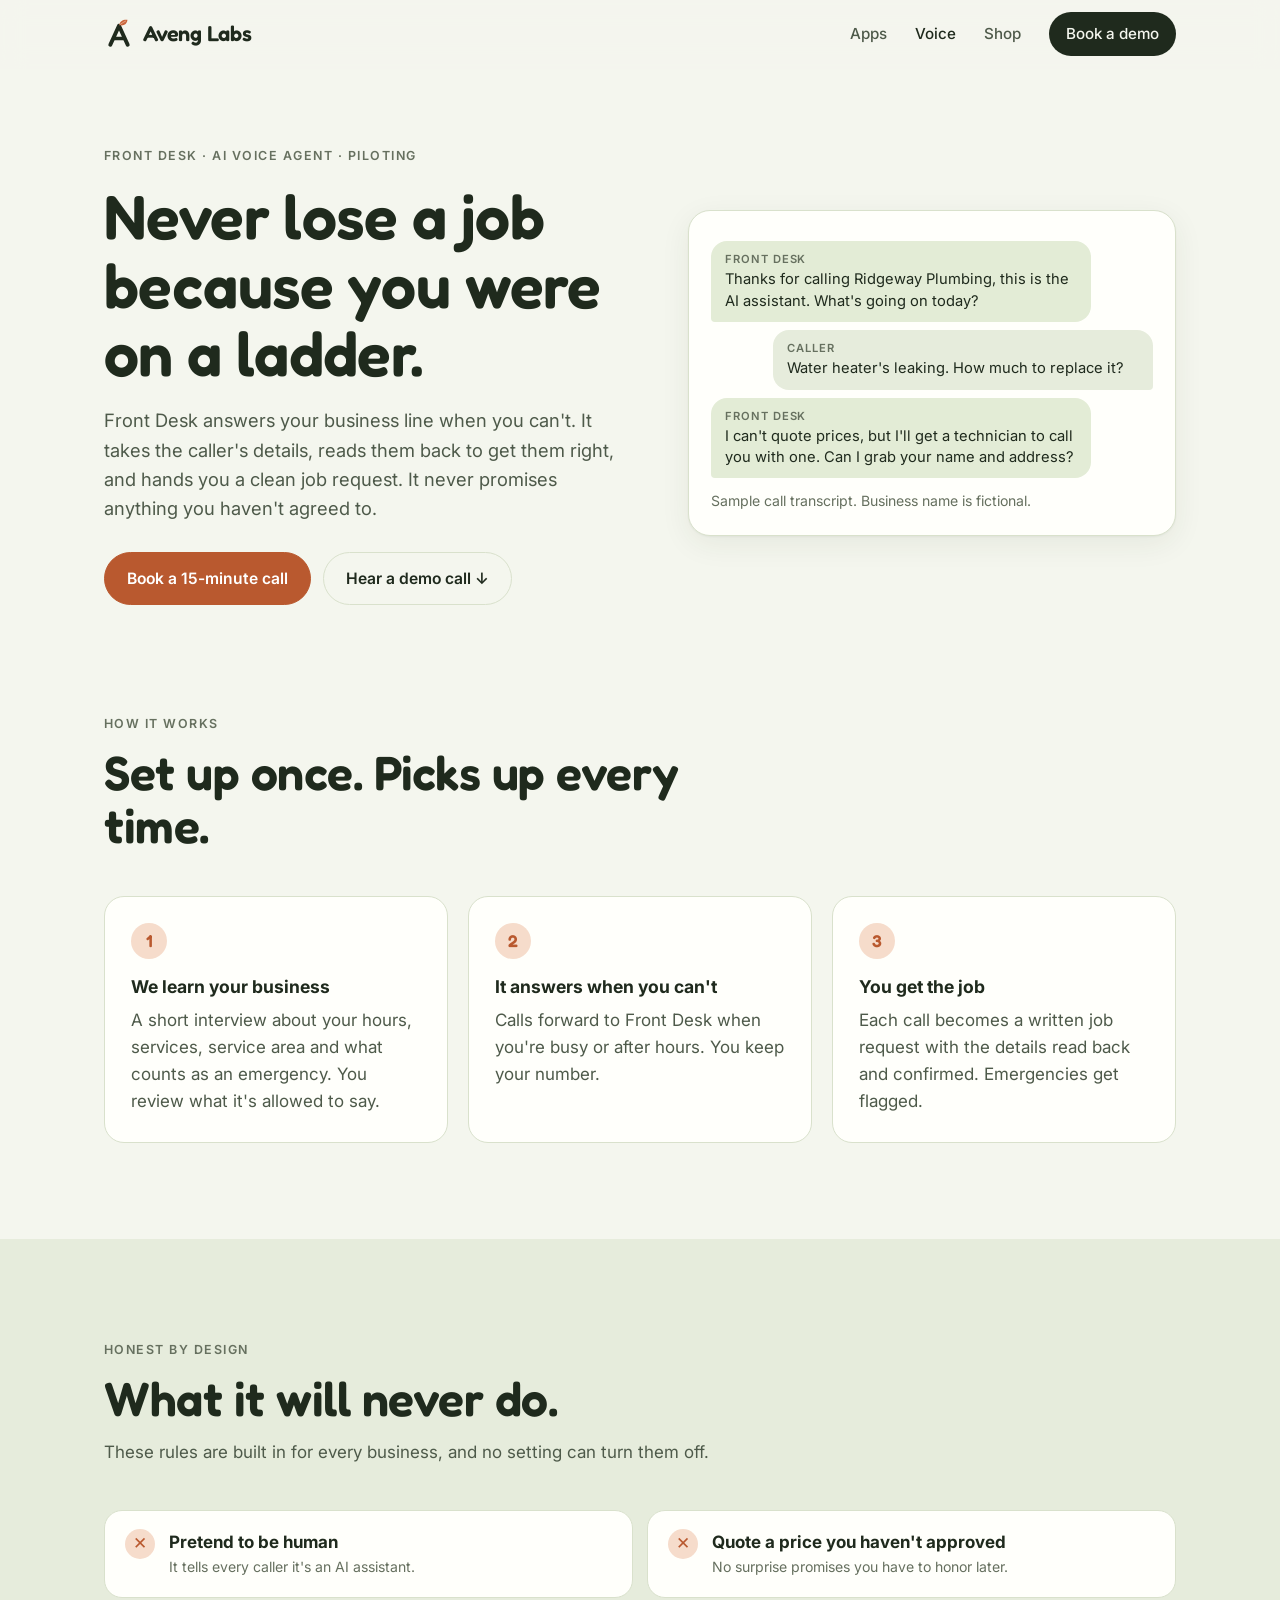
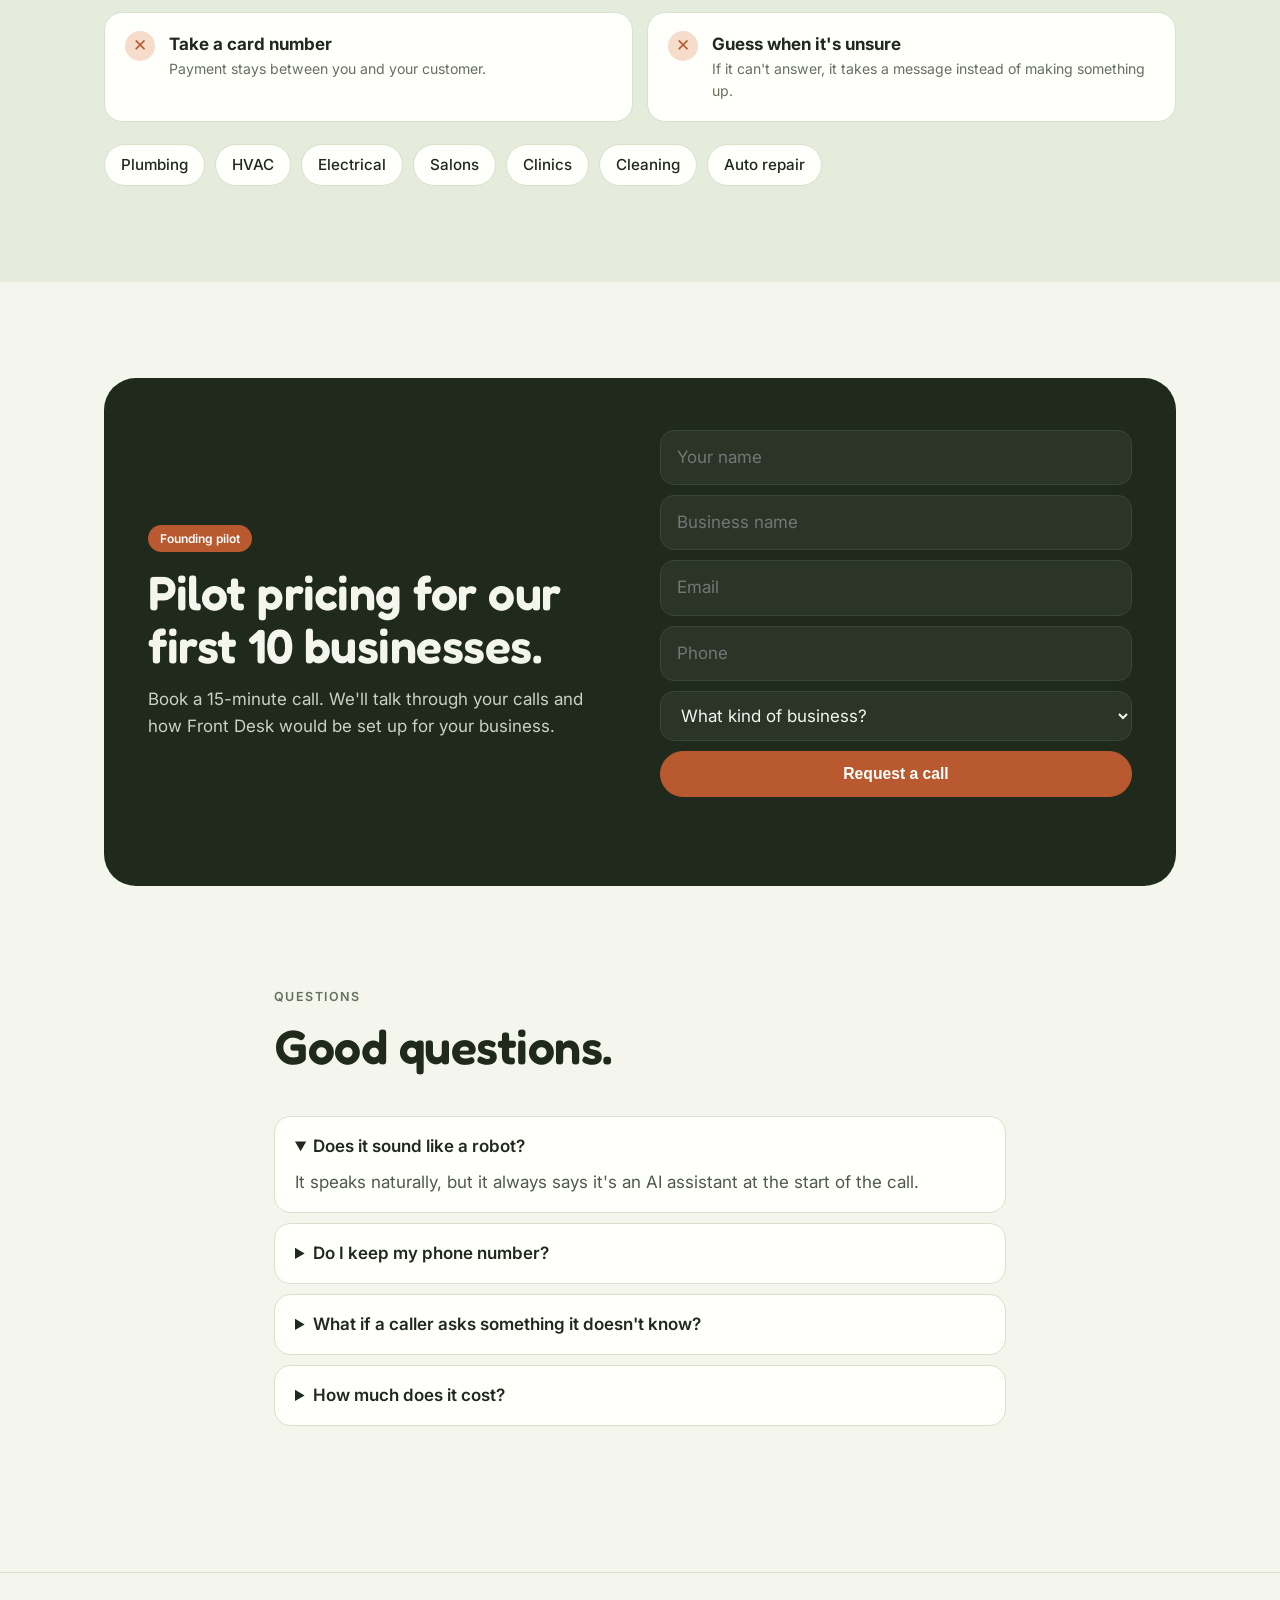
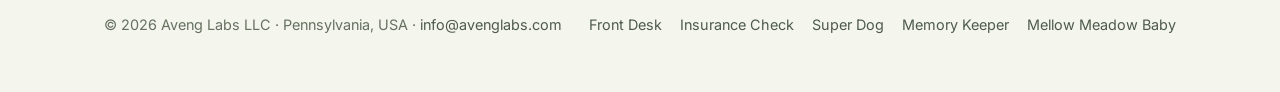
<file: apps/front-desk.html>
<!doctype html>
<html lang="en">
<head>
  <meta charset="utf-8">
  <meta name="viewport" content="width=device-width, initial-scale=1">
  <title>Front Desk: an AI front desk for local businesses</title>
  <meta name="description" content="Front Desk answers your business line when you can't. It takes the caller's details, reads them back, and hands you a clean job request. It never promises anything you haven't agreed to.">
  <meta property="og:title" content="Front Desk by Aveng Labs">
  <meta property="og:description" content="An AI front desk for local businesses. Never lose a job because you were on a ladder.">
  <meta property="og:image" content="https://avenglabs.com/img/brand/avatar-1024.png">
  <link rel="icon" href="../img/brand/favicon.svg" type="image/svg+xml">
  <link rel="icon" href="../img/brand/favicon-32.png" sizes="32x32" type="image/png">
  <link rel="apple-touch-icon" href="../img/brand/apple-touch-icon.png">
  <link rel="preconnect" href="https://fonts.googleapis.com">
  <link rel="preconnect" href="https://fonts.gstatic.com" crossorigin>
  <link href="https://fonts.googleapis.com/css2?family=Fredoka:wght@500;600&family=Inter:wght@400;500;600&display=swap" rel="stylesheet">
  <link rel="stylesheet" href="../styles.css">
</head>
<body>

<nav class="nav">
  <div class="wrap">
    <a class="brand" href="../"><svg xmlns="http://www.w3.org/2000/svg" viewBox="0 0 64 64" aria-hidden="true" focusable="false"><path d="M13.5 55 L32 14.5 L50.5 55" fill="none" stroke="#1f2a1d" stroke-width="8.5" stroke-linecap="round" stroke-linejoin="round"/><path d="M22 41.5 H42" fill="none" stroke="#1f2a1d" stroke-width="7.5" stroke-linecap="round"/><path d="M32.5 13 C33 5 40.5 0.5 50 1.5 C49.5 10.5 42 15.5 32.5 13 Z" fill="#c8643b"/><path d="M34 12 C38 9 42 6.5 46 4.5" fill="none" stroke="#f4c2a8" stroke-width="1.4" stroke-linecap="round"/></svg>
Aveng Labs</a>
    <button class="menu-btn" aria-label="Menu" aria-expanded="false" aria-controls="site-menu">☰</button>
    <div class="nav-links" id="site-menu">
      <a href="../#shelf">Apps</a>
      <a href="front-desk.html" aria-current="page">Voice</a>
      <a href="https://mellowmeadowbaby.com" target="_blank" rel="noopener">Shop</a>
      <a class="btn btn-dark btn-sm" href="#book">Book a demo</a>
    </div>
  </div>
</nav>

<header class="fd-hero"><div class="wrap">
  <div>
    <span class="eyebrow">Front Desk · AI voice agent · Piloting</span>
    <h1>Never lose a job because you were on a ladder.</h1>
    <p class="lead">Front Desk answers your business line when you can't. It takes the caller's details, reads them back to get them right, and hands you a clean job request. It never promises anything you haven't agreed to.</p>
    <div class="ctas"><a class="btn btn-accent" href="#book">Book a 15-minute call</a><a class="btn btn-ghost" href="#demo">Hear a demo call ↓</a></div>
  </div>
  <div class="call" id="demo">
    <div class="call-top" data-player hidden><audio controls preload="none"></audio></div>
    <div class="bub ai"><span class="who">Front Desk</span>Thanks for calling Ridgeway Plumbing, this is the AI assistant. What's going on today?</div>
    <div class="bub caller"><span class="who">Caller</span>Water heater's leaking. How much to replace it?</div>
    <div class="bub ai"><span class="who">Front Desk</span>I can't quote prices, but I'll get a technician to call you with one. Can I grab your name and address?</div>
    <p class="small muted" style="margin-top:12px"><span data-demo-label>Sample call transcript</span>. Business name is fictional.</p>
  </div>
</div></header>

<section style="padding-top:40px"><div class="wrap">
  <div class="section-head"><span class="eyebrow">How it works</span><h2>Set up once. Picks up every time.</h2></div>
  <div class="steps">
    <div class="step"><span class="num">1</span><b>We learn your business</b><p class="muted">A short interview about your hours, services, service area and what counts as an emergency. You review what it's allowed to say.</p></div>
    <div class="step"><span class="num">2</span><b>It answers when you can't</b><p class="muted">Calls forward to Front Desk when you're busy or after hours. You keep your number.</p></div>
    <div class="step"><span class="num">3</span><b>You get the job</b><p class="muted">Each call becomes a written job request with the details read back and confirmed. Emergencies get flagged.</p></div>
  </div>
</div></section>

<section style="background:var(--bg-2)"><div class="wrap">
  <div class="section-head"><span class="eyebrow">Honest by design</span><h2>What it will never do.</h2><p class="muted">These rules are built in for every business, and no setting can turn them off.</p></div>
  <div class="nevers">
    <div class="never"><span class="x">✕</span><div><b>Pretend to be human</b><p class="small muted">It tells every caller it's an AI assistant.</p></div></div>
    <div class="never"><span class="x">✕</span><div><b>Quote a price you haven't approved</b><p class="small muted">No surprise promises you have to honor later.</p></div></div>
    <div class="never"><span class="x">✕</span><div><b>Take a card number</b><p class="small muted">Payment stays between you and your customer.</p></div></div>
    <div class="never"><span class="x">✕</span><div><b>Guess when it's unsure</b><p class="small muted">If it can't answer, it takes a message instead of making something up.</p></div></div>
  </div>
  <div class="trades"><span>Plumbing</span><span>HVAC</span><span>Electrical</span><span>Salons</span><span>Clinics</span><span>Cleaning</span><span>Auto repair</span></div>
</div></section>

<section id="book"><div class="wrap"><div class="offer">
  <div><span class="tag-pill">Founding pilot</span><h2>Pilot pricing for our first 10 businesses.</h2><p style="margin-top:14px">Book a 15-minute call. We'll talk through your calls and how Front Desk would be set up for your business.</p></div>
  <form data-form="front-desk" method="post">
    <input name="name" required placeholder="Your name" aria-label="Your name" autocomplete="name" disabled>
    <input name="business" placeholder="Business name" aria-label="Business name" autocomplete="organization" disabled>
    <input name="email" type="email" required placeholder="Email" aria-label="Email" autocomplete="email" disabled>
    <input name="phone" type="tel" placeholder="Phone" aria-label="Phone" autocomplete="tel" disabled>
    <select name="type" aria-label="What kind of business?" disabled><option value="">What kind of business?</option><option>Plumbing</option><option>HVAC</option><option>Electrical</option><option>Salon</option><option>Clinic</option><option>Cleaning</option><option>Auto repair</option><option>Other</option></select>
    <button class="btn" type="submit" data-live-label="Request a call" disabled>Booking opens soon</button>
    <p class="form-msg" role="status"></p>
  </form>
</div></div></section>

<section class="fd-faq" style="padding-top:0"><div class="wrap" style="max-width:780px">
  <div class="section-head"><span class="eyebrow">Questions</span><h2>Good questions.</h2></div>
  <details open><summary>Does it sound like a robot?</summary><p>It speaks naturally, but it always says it's an AI assistant at the start of the call.</p></details>
  <details><summary>Do I keep my phone number?</summary><p>Yes. You forward calls to Front Desk when you're busy or after hours.</p></details>
  <details><summary>What if a caller asks something it doesn't know?</summary><p>It takes a message and passes it to you. It won't guess.</p></details>
  <details><summary>How much does it cost?</summary><p>We're in pilot. Founding businesses get pilot pricing, which we'll go through on the call.</p></details>
</div></section>

<footer>
  <div class="wrap">
    <span>© 2026 Aveng Labs LLC · Pennsylvania, USA · <a href="mailto:info@avenglabs.com">info@avenglabs.com</a></span>
    <span><a href="front-desk.html">Front Desk</a><a href="insurance-check.html">Insurance Check</a><a href="super-dog.html">Super Dog</a><a href="memory-keeper.html">Memory Keeper</a><a href="https://mellowmeadowbaby.com" target="_blank" rel="noopener">Mellow Meadow Baby</a></span>
  </div>
</footer>

<script type="module" src="../js/site.js"></script>
</body>
</html>
</file>
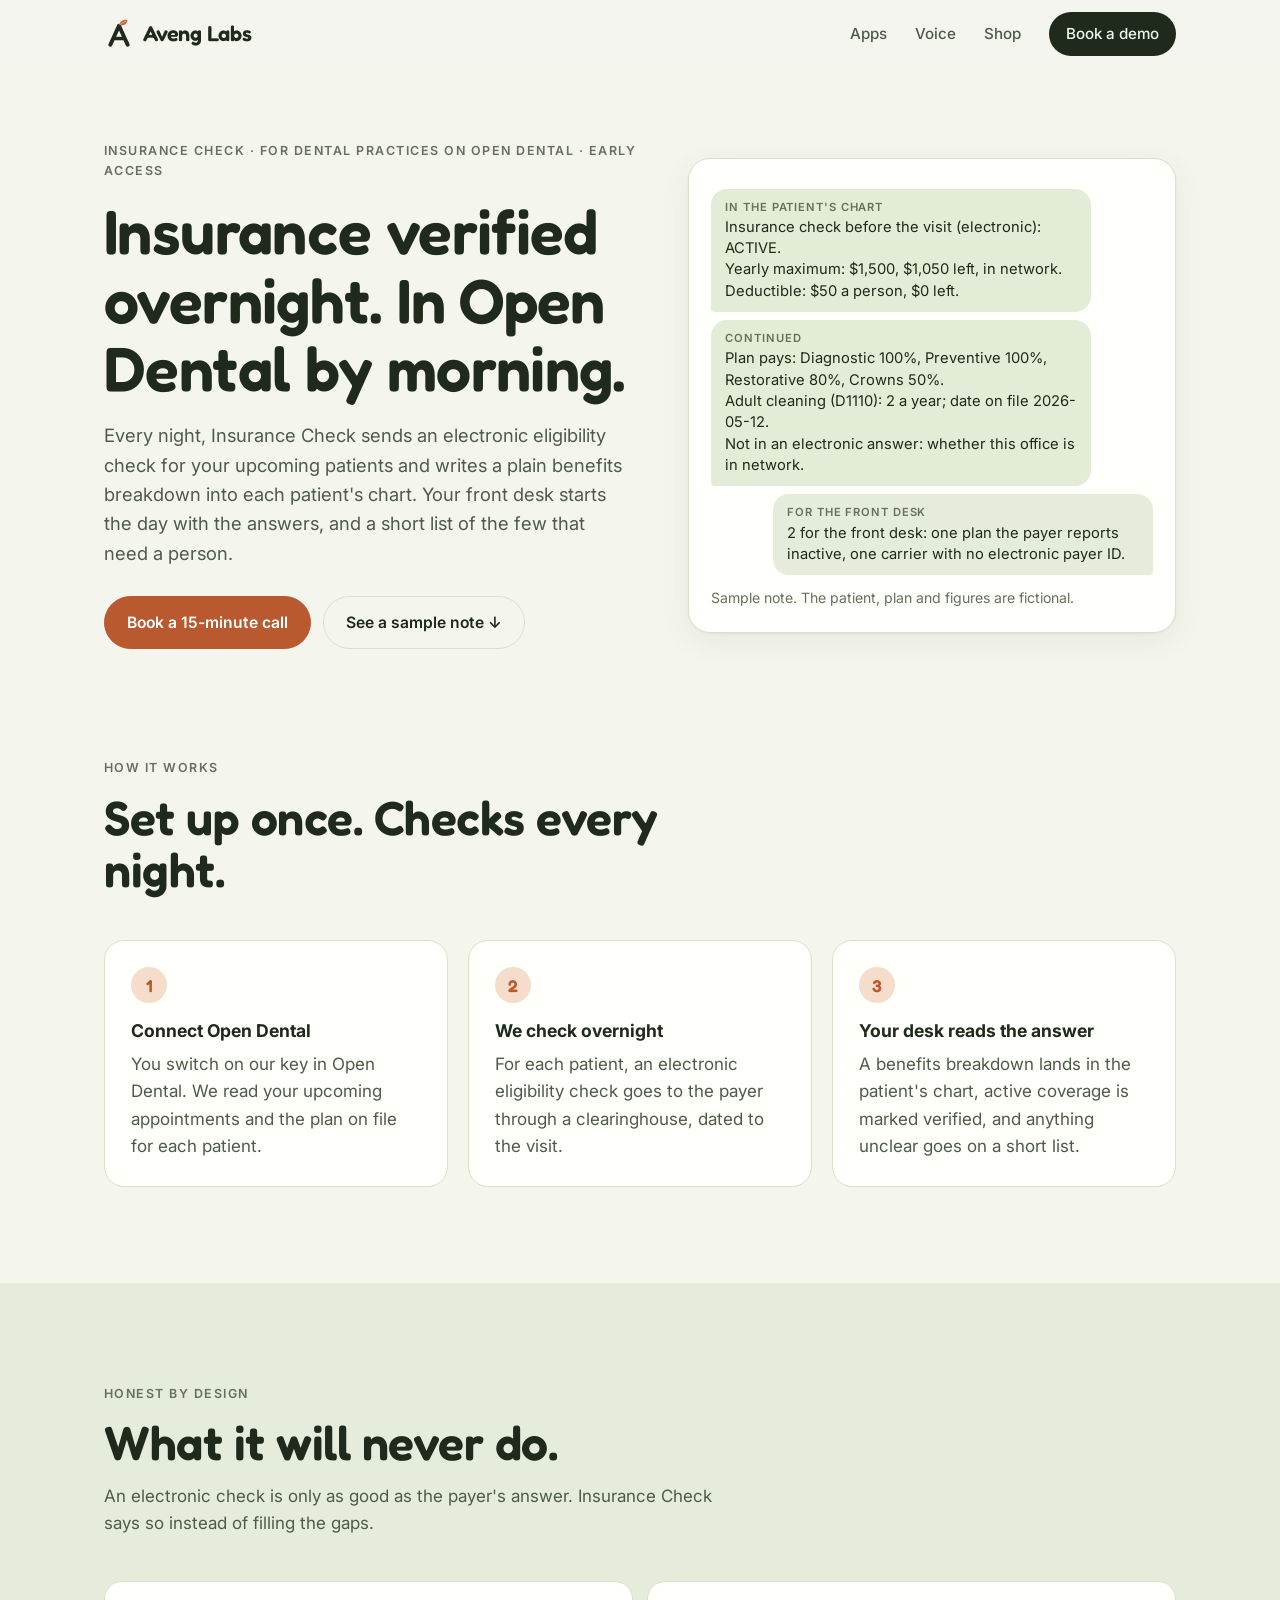
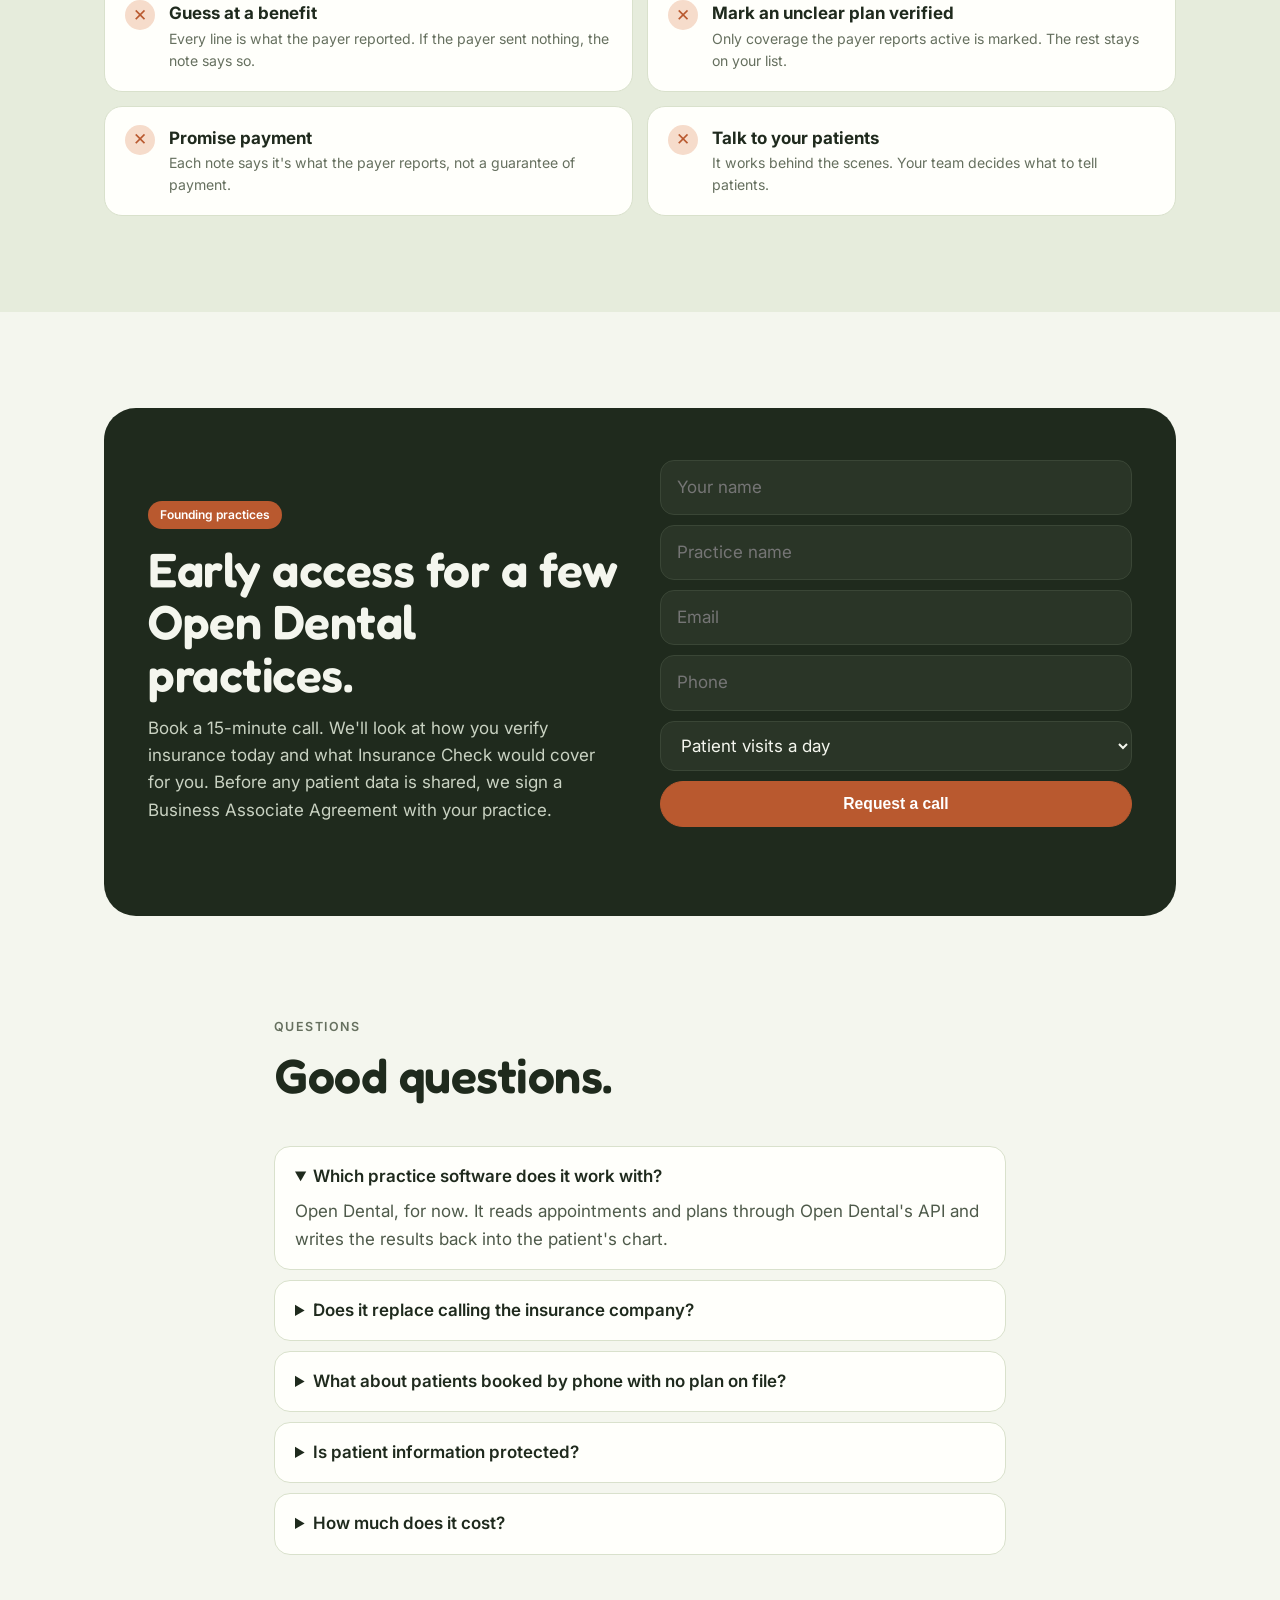
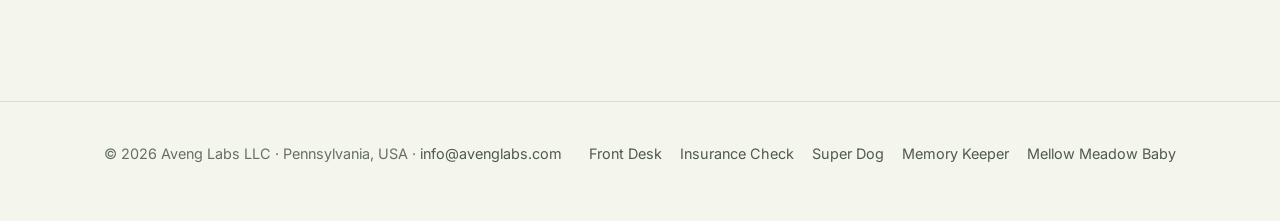
<file: apps/insurance-check.html>
<!doctype html>
<html lang="en">
<head>
  <meta charset="utf-8">
  <meta name="viewport" content="width=device-width, initial-scale=1">
  <title>Insurance Check: dental insurance verified overnight, in Open Dental</title>
  <meta name="description" content="Insurance Check verifies your patients' dental insurance overnight and writes a plain benefits breakdown into Open Dental before the front desk opens. Anything that needs a person is on a short list.">
  <meta property="og:title" content="Insurance Check by Aveng Labs">
  <meta property="og:description" content="Dental insurance verified overnight, written into Open Dental by morning.">
  <meta property="og:image" content="https://avenglabs.com/img/brand/avatar-1024.png">
  <link rel="icon" href="../img/brand/favicon.svg" type="image/svg+xml">
  <link rel="icon" href="../img/brand/favicon-32.png" sizes="32x32" type="image/png">
  <link rel="apple-touch-icon" href="../img/brand/apple-touch-icon.png">
  <link rel="preconnect" href="https://fonts.googleapis.com">
  <link rel="preconnect" href="https://fonts.gstatic.com" crossorigin>
  <link href="https://fonts.googleapis.com/css2?family=Fredoka:wght@500;600&family=Inter:wght@400;500;600&display=swap" rel="stylesheet">
  <link rel="stylesheet" href="../styles.css">
</head>
<body>

<nav class="nav">
  <div class="wrap">
    <a class="brand" href="../"><svg xmlns="http://www.w3.org/2000/svg" viewBox="0 0 64 64" aria-hidden="true" focusable="false"><path d="M13.5 55 L32 14.5 L50.5 55" fill="none" stroke="#1f2a1d" stroke-width="8.5" stroke-linecap="round" stroke-linejoin="round"/><path d="M22 41.5 H42" fill="none" stroke="#1f2a1d" stroke-width="7.5" stroke-linecap="round"/><path d="M32.5 13 C33 5 40.5 0.5 50 1.5 C49.5 10.5 42 15.5 32.5 13 Z" fill="#c8643b"/><path d="M34 12 C38 9 42 6.5 46 4.5" fill="none" stroke="#f4c2a8" stroke-width="1.4" stroke-linecap="round"/></svg>
Aveng Labs</a>
    <button class="menu-btn" aria-label="Menu" aria-expanded="false" aria-controls="site-menu">☰</button>
    <div class="nav-links" id="site-menu">
      <a href="../#shelf">Apps</a>
      <a href="front-desk.html">Voice</a>
      <a href="https://mellowmeadowbaby.com" target="_blank" rel="noopener">Shop</a>
      <a class="btn btn-dark btn-sm" href="#book">Book a demo</a>
    </div>
  </div>
</nav>

<header class="fd-hero"><div class="wrap">
  <div>
    <span class="eyebrow">Insurance Check · For dental practices on Open Dental · Early access</span>
    <h1>Insurance verified overnight. In Open Dental by morning.</h1>
    <p class="lead">Every night, Insurance Check sends an electronic eligibility check for your upcoming patients and writes a plain benefits breakdown into each patient's chart. Your front desk starts the day with the answers, and a short list of the few that need a person.</p>
    <div class="ctas"><a class="btn btn-accent" href="#book">Book a 15-minute call</a><a class="btn btn-ghost" href="#note">See a sample note ↓</a></div>
  </div>
  <div class="call" id="note">
    <div class="bub ai"><span class="who">In the patient's chart</span>Insurance check before the visit (electronic): ACTIVE.<br>Yearly maximum: $1,500, $1,050 left, in network.<br>Deductible: $50 a person, $0 left.</div>
    <div class="bub ai"><span class="who">Continued</span>Plan pays: Diagnostic 100%, Preventive 100%, Restorative 80%, Crowns 50%.<br>Adult cleaning (D1110): 2 a year; date on file 2026-05-12.<br>Not in an electronic answer: whether this office is in network.</div>
    <div class="bub caller"><span class="who">For the front desk</span>2 for the front desk: one plan the payer reports inactive, one carrier with no electronic payer ID.</div>
    <p class="small muted" style="margin-top:12px">Sample note. The patient, plan and figures are fictional.</p>
  </div>
</div></header>

<section style="padding-top:40px"><div class="wrap">
  <div class="section-head"><span class="eyebrow">How it works</span><h2>Set up once. Checks every night.</h2></div>
  <div class="steps">
    <div class="step"><span class="num">1</span><b>Connect Open Dental</b><p class="muted">You switch on our key in Open Dental. We read your upcoming appointments and the plan on file for each patient.</p></div>
    <div class="step"><span class="num">2</span><b>We check overnight</b><p class="muted">For each patient, an electronic eligibility check goes to the payer through a clearinghouse, dated to the visit.</p></div>
    <div class="step"><span class="num">3</span><b>Your desk reads the answer</b><p class="muted">A benefits breakdown lands in the patient's chart, active coverage is marked verified, and anything unclear goes on a short list.</p></div>
  </div>
</div></section>

<section style="background:var(--bg-2)"><div class="wrap">
  <div class="section-head"><span class="eyebrow">Honest by design</span><h2>What it will never do.</h2><p class="muted">An electronic check is only as good as the payer's answer. Insurance Check says so instead of filling the gaps.</p></div>
  <div class="nevers">
    <div class="never"><span class="x">✕</span><div><b>Guess at a benefit</b><p class="small muted">Every line is what the payer reported. If the payer sent nothing, the note says so.</p></div></div>
    <div class="never"><span class="x">✕</span><div><b>Mark an unclear plan verified</b><p class="small muted">Only coverage the payer reports active is marked. The rest stays on your list.</p></div></div>
    <div class="never"><span class="x">✕</span><div><b>Promise payment</b><p class="small muted">Each note says it's what the payer reports, not a guarantee of payment.</p></div></div>
    <div class="never"><span class="x">✕</span><div><b>Talk to your patients</b><p class="small muted">It works behind the scenes. Your team decides what to tell patients.</p></div></div>
  </div>
</div></section>

<section id="book"><div class="wrap"><div class="offer">
  <div><span class="tag-pill">Founding practices</span><h2>Early access for a few Open Dental practices.</h2><p style="margin-top:14px">Book a 15-minute call. We'll look at how you verify insurance today and what Insurance Check would cover for you. Before any patient data is shared, we sign a Business Associate Agreement with your practice.</p></div>
  <form data-form="insurance-check" method="post">
    <input name="name" required placeholder="Your name" aria-label="Your name" autocomplete="name" disabled>
    <input name="business" placeholder="Practice name" aria-label="Practice name" autocomplete="organization" disabled>
    <input name="email" type="email" required placeholder="Email" aria-label="Email" autocomplete="email" disabled>
    <input name="phone" type="tel" placeholder="Phone" aria-label="Phone" autocomplete="tel" disabled>
    <select name="visits" aria-label="Patient visits a day" disabled><option value="">Patient visits a day</option><option>Under 15</option><option>15 to 30</option><option>30 to 50</option><option>Over 50</option></select>
    <button class="btn" type="submit" data-live-label="Request a call" disabled>Booking opens soon</button>
    <p class="form-msg" role="status"></p>
  </form>
</div></div></section>

<section class="fd-faq" style="padding-top:0"><div class="wrap" style="max-width:780px">
  <div class="section-head"><span class="eyebrow">Questions</span><h2>Good questions.</h2></div>
  <details open><summary>Which practice software does it work with?</summary><p>Open Dental, for now. It reads appointments and plans through Open Dental's API and writes the results back into the patient's chart.</p></details>
  <details><summary>Does it replace calling the insurance company?</summary><p>For many patients, yes: the electronic answer covers active coverage, maximums, deductibles and what the plan pays. Some payers send very little, and network status is never in an electronic answer. Those cases go on your list for a person.</p></details>
  <details><summary>What about patients booked by phone with no plan on file?</summary><p>If they gave their insurance on the call, it's checked from what they said, and your list tells you to add the plan in Open Dental.</p></details>
  <details><summary>Is patient information protected?</summary><p>We sign a Business Associate Agreement with your practice before any patient data is shared, and the morning list carries patient numbers, not names.</p></details>
  <details><summary>How much does it cost?</summary><p>Founding practices get early-access pricing, which we'll go through on the call.</p></details>
</div></section>

<footer>
  <div class="wrap">
    <span>© 2026 Aveng Labs LLC · Pennsylvania, USA · <a href="mailto:info@avenglabs.com">info@avenglabs.com</a></span>
    <span><a href="front-desk.html">Front Desk</a><a href="insurance-check.html">Insurance Check</a><a href="super-dog.html">Super Dog</a><a href="memory-keeper.html">Memory Keeper</a><a href="https://mellowmeadowbaby.com" target="_blank" rel="noopener">Mellow Meadow Baby</a></span>
  </div>
</footer>

<script type="module" src="../js/site.js"></script>
</body>
</html>
</file>
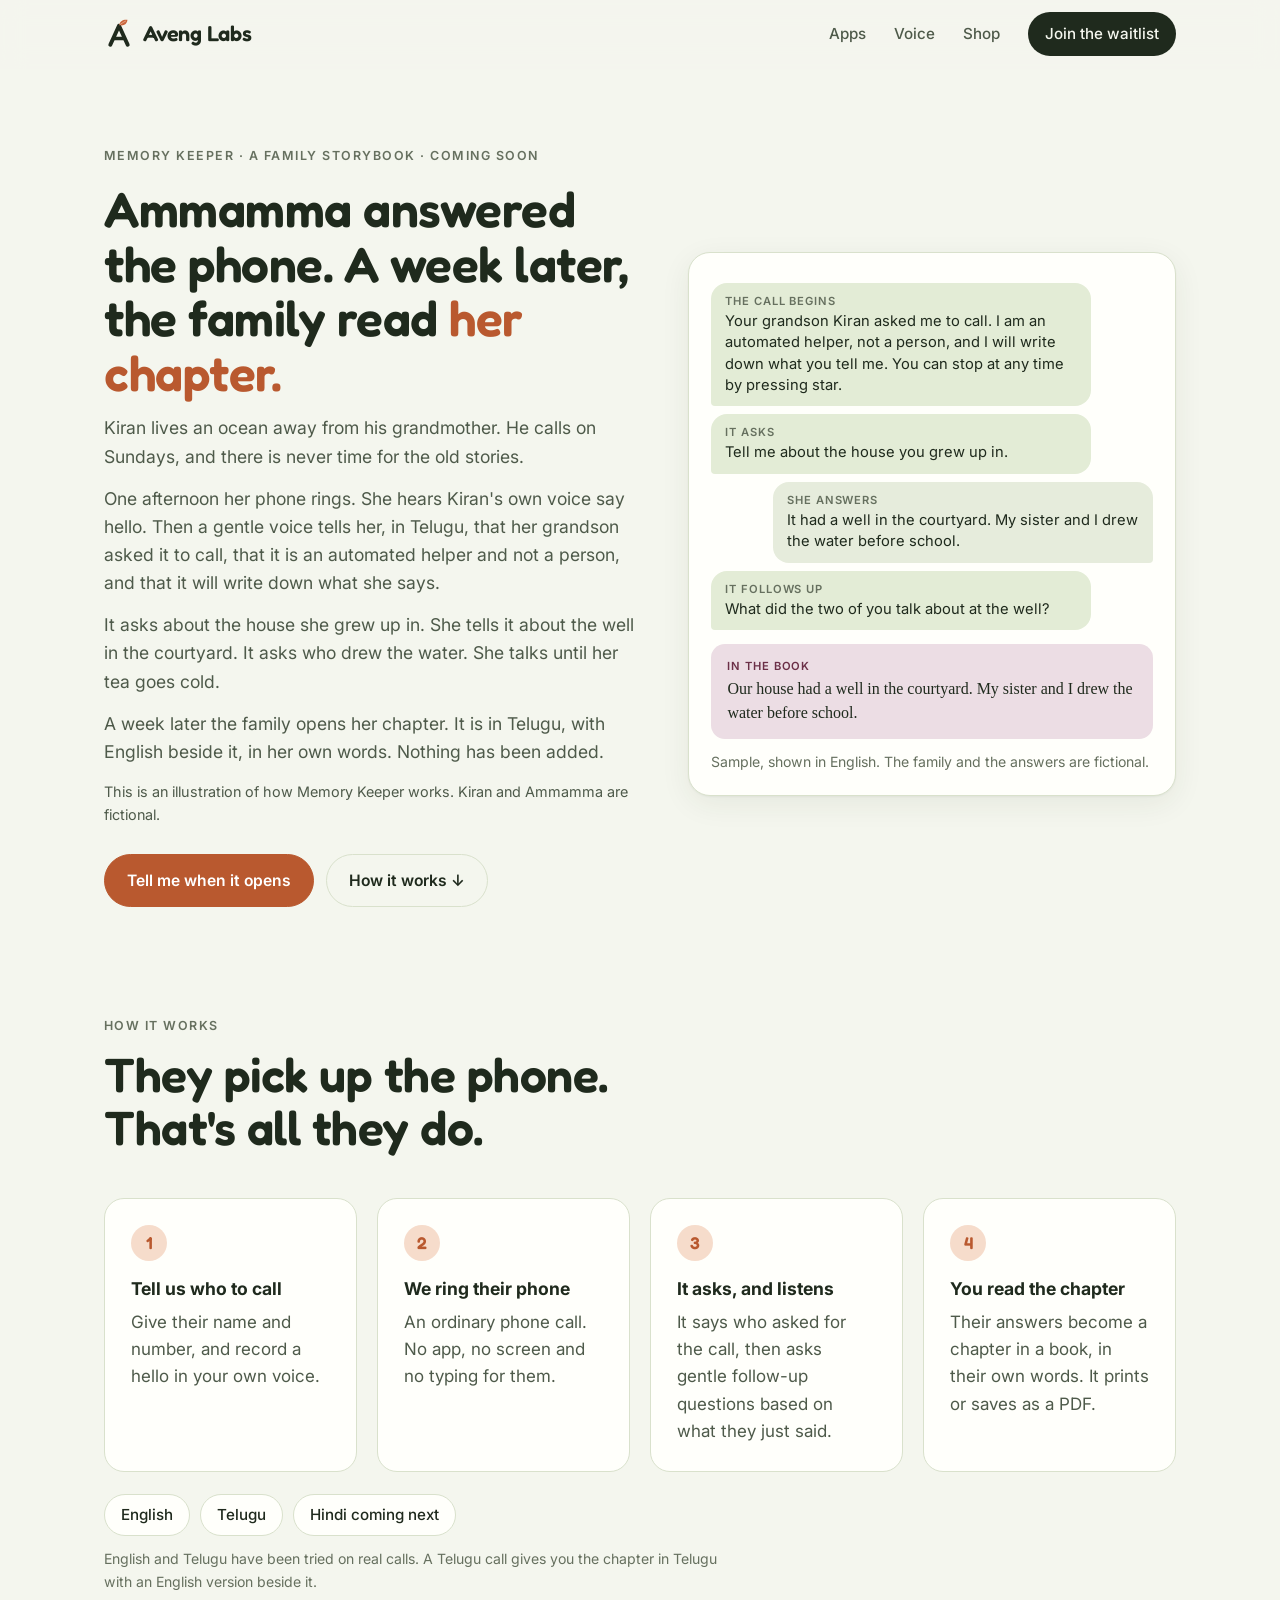
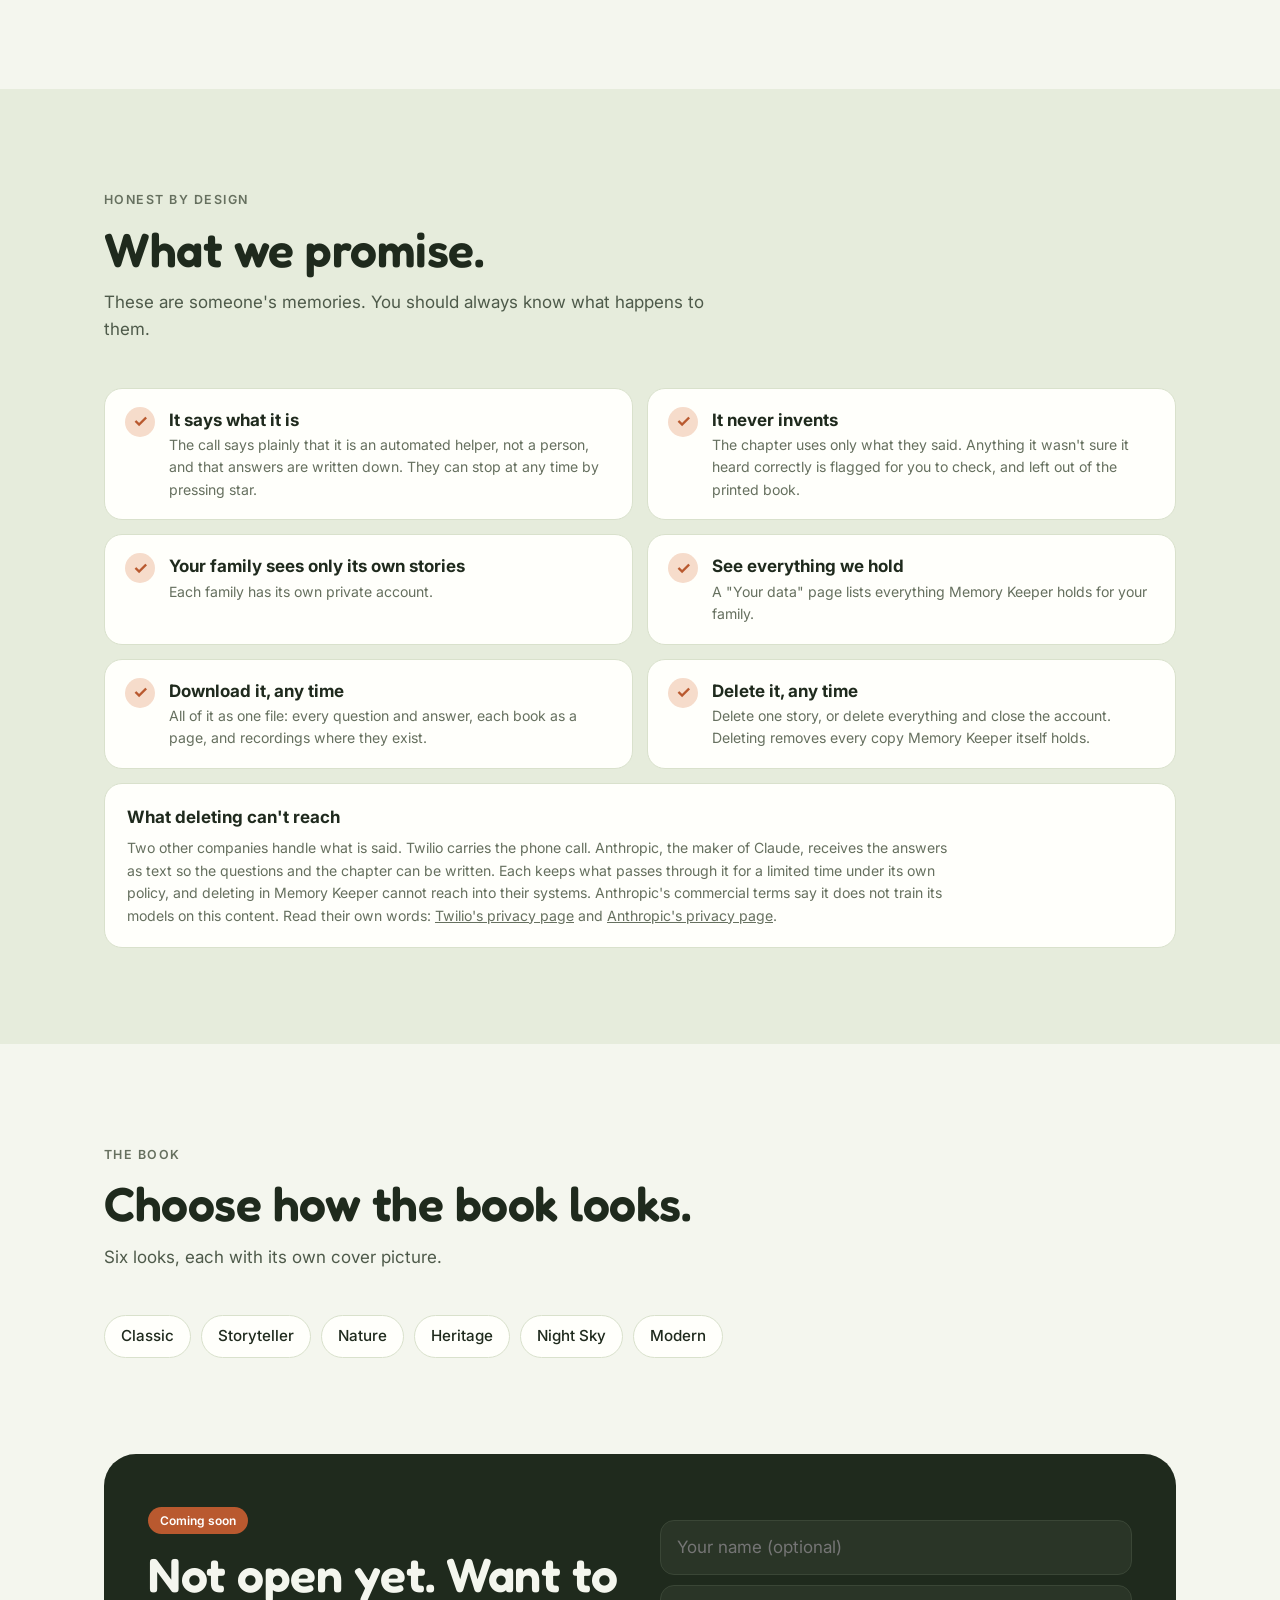
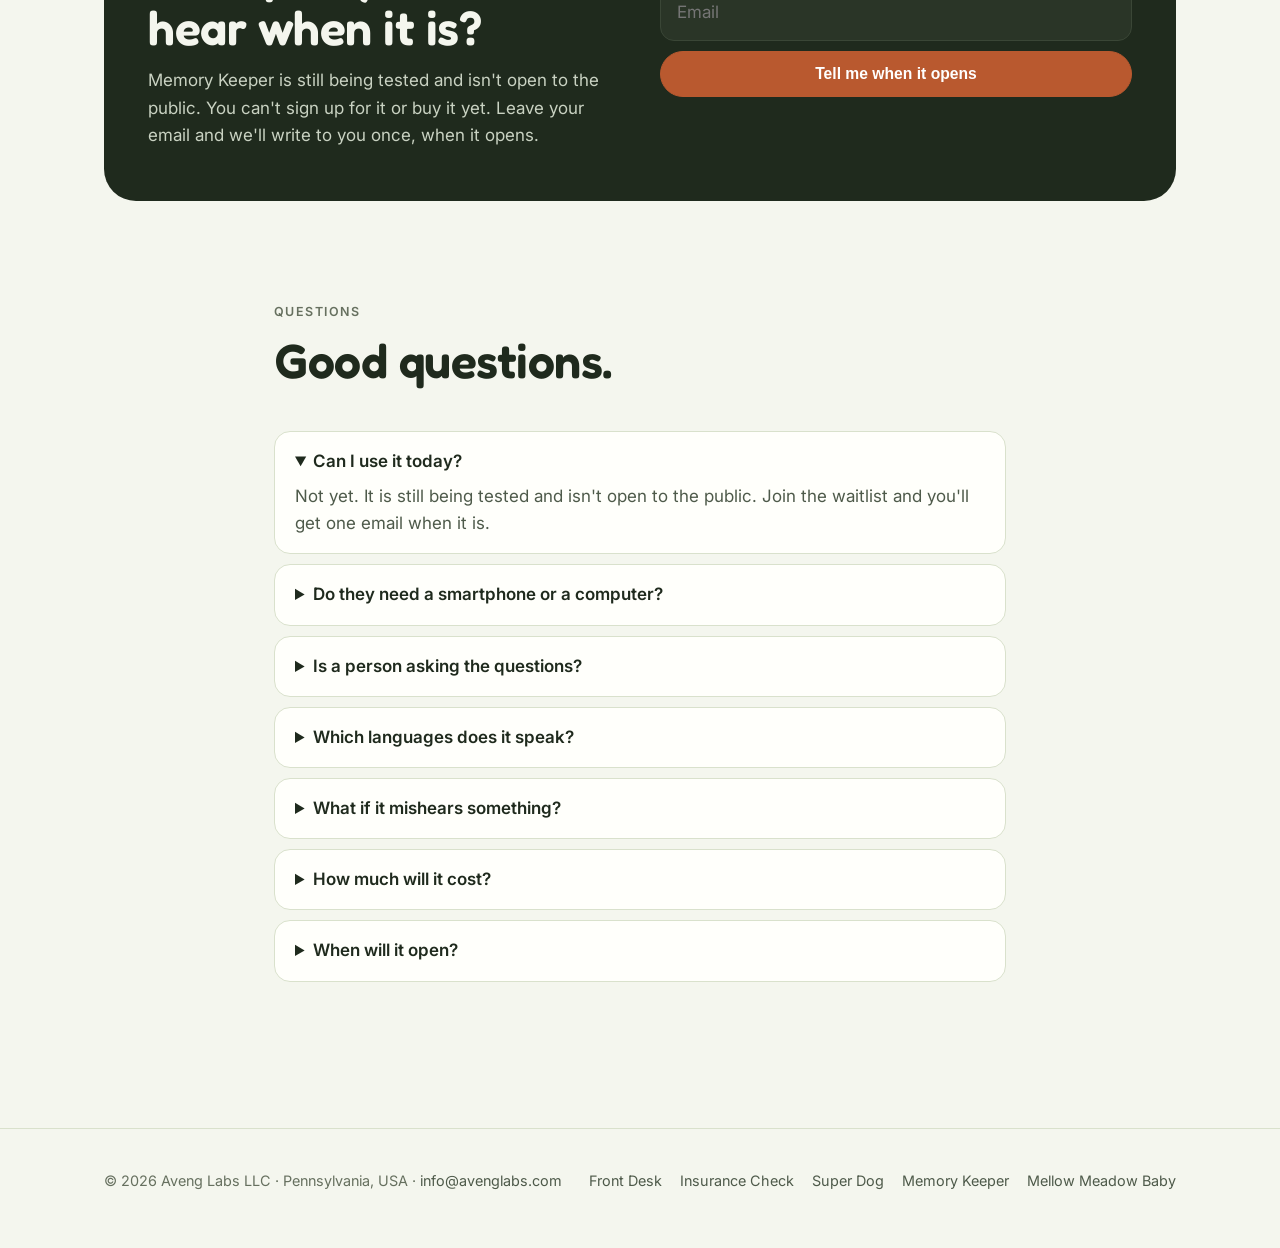
<file: apps/memory-keeper.html>
<!doctype html>
<html lang="en">
<head>
  <meta charset="utf-8">
  <meta name="viewport" content="width=device-width, initial-scale=1">
  <title>Memory Keeper: a phone call that becomes a family storybook</title>
  <meta name="description" content="Memory Keeper rings a parent or grandparent on an ordinary phone, asks about their life, and turns the answers into a family storybook in their own words. Coming soon from Aveng Labs.">
  <meta property="og:title" content="Memory Keeper by Aveng Labs">
  <meta property="og:description" content="A phone call that becomes a family storybook, in their own words. Coming soon.">
  <meta property="og:image" content="https://avenglabs.com/img/brand/avatar-1024.png">
  <link rel="icon" href="../img/brand/favicon.svg" type="image/svg+xml">
  <link rel="icon" href="../img/brand/favicon-32.png" sizes="32x32" type="image/png">
  <link rel="apple-touch-icon" href="../img/brand/apple-touch-icon.png">
  <link rel="preconnect" href="https://fonts.googleapis.com">
  <link rel="preconnect" href="https://fonts.gstatic.com" crossorigin>
  <link href="https://fonts.googleapis.com/css2?family=Fredoka:wght@500;600&family=Inter:wght@400;500;600&display=swap" rel="stylesheet">
  <link rel="stylesheet" href="../styles.css">
</head>
<body>

<nav class="nav">
  <div class="wrap">
    <a class="brand" href="../"><svg xmlns="http://www.w3.org/2000/svg" viewBox="0 0 64 64" aria-hidden="true" focusable="false"><path d="M13.5 55 L32 14.5 L50.5 55" fill="none" stroke="#1f2a1d" stroke-width="8.5" stroke-linecap="round" stroke-linejoin="round"/><path d="M22 41.5 H42" fill="none" stroke="#1f2a1d" stroke-width="7.5" stroke-linecap="round"/><path d="M32.5 13 C33 5 40.5 0.5 50 1.5 C49.5 10.5 42 15.5 32.5 13 Z" fill="#c8643b"/><path d="M34 12 C38 9 42 6.5 46 4.5" fill="none" stroke="#f4c2a8" stroke-width="1.4" stroke-linecap="round"/></svg>
Aveng Labs</a>
    <button class="menu-btn" aria-label="Menu" aria-expanded="false" aria-controls="site-menu">☰</button>
    <div class="nav-links" id="site-menu">
      <a href="../#shelf">Apps</a>
      <a href="front-desk.html">Voice</a>
      <a href="https://mellowmeadowbaby.com" target="_blank" rel="noopener">Shop</a>
      <a class="btn btn-dark btn-sm" href="#waitlist">Join the waitlist</a>
    </div>
  </div>
</nav>

<header class="fd-hero"><div class="wrap">
  <div class="story">
    <span class="eyebrow">Memory Keeper · A family storybook · Coming soon</span>
    <h1>Ammamma answered the phone. A week later, the family read <em>her chapter.</em></h1>
    <p>Kiran lives an ocean away from his grandmother. He calls on Sundays, and there is never time for the old stories.</p>
    <p>One afternoon her phone rings. She hears Kiran's own voice say hello. Then a gentle voice tells her, in Telugu, that her grandson asked it to call, that it is an automated helper and not a person, and that it will write down what she says.</p>
    <p>It asks about the house she grew up in. She tells it about the well in the courtyard. It asks who drew the water. She talks until her tea goes cold.</p>
    <p>A week later the family opens her chapter. It is in Telugu, with English beside it, in her own words. Nothing has been added.</p>
    <p class="small muted">This is an illustration of how Memory Keeper works. Kiran and Ammamma are fictional.</p>
    <div class="ctas"><a class="btn btn-accent" href="#waitlist">Tell me when it opens</a><a class="btn btn-ghost" href="#how">How it works ↓</a></div>
  </div>
  <div class="call" id="sample">
    <div class="bub ai"><span class="who">The call begins</span>Your grandson Kiran asked me to call. I am an automated helper, not a person, and I will write down what you tell me. You can stop at any time by pressing star.</div>
    <div class="bub ai"><span class="who">It asks</span>Tell me about the house you grew up in.</div>
    <div class="bub caller"><span class="who">She answers</span>It had a well in the courtyard. My sister and I drew the water before school.</div>
    <div class="bub ai"><span class="who">It follows up</span>What did the two of you talk about at the well?</div>
    <div class="page-line"><span class="who">In the book</span>Our house had a well in the courtyard. My sister and I drew the water before school.</div>
    <p class="small muted" style="margin-top:12px">Sample, shown in English. The family and the answers are fictional.</p>
  </div>
</div></header>

<section id="how" style="padding-top:40px"><div class="wrap">
  <div class="section-head"><span class="eyebrow">How it works</span><h2>They pick up the phone. That's all they do.</h2></div>
  <div class="steps four">
    <div class="step"><span class="num">1</span><b>Tell us who to call</b><p class="muted">Give their name and number, and record a hello in your own voice.</p></div>
    <div class="step"><span class="num">2</span><b>We ring their phone</b><p class="muted">An ordinary phone call. No app, no screen and no typing for them.</p></div>
    <div class="step"><span class="num">3</span><b>It asks, and listens</b><p class="muted">It says who asked for the call, then asks gentle follow-up questions based on what they just said.</p></div>
    <div class="step"><span class="num">4</span><b>You read the chapter</b><p class="muted">Their answers become a chapter in a book, in their own words. It prints or saves as a PDF.</p></div>
  </div>
  <div class="trades"><span>English</span><span>Telugu</span><span>Hindi coming next</span></div>
  <p class="small muted" style="margin-top:12px;max-width:640px">English and Telugu have been tried on real calls. A Telugu call gives you the chapter in Telugu with an English version beside it.</p>
</div></section>

<section style="background:var(--bg-2)"><div class="wrap">
  <div class="section-head"><span class="eyebrow">Honest by design</span><h2>What we promise.</h2><p class="muted">These are someone's memories. You should always know what happens to them.</p></div>
  <div class="nevers">
    <div class="never"><span class="x">✓</span><div><b>It says what it is</b><p class="small muted">The call says plainly that it is an automated helper, not a person, and that answers are written down. They can stop at any time by pressing star.</p></div></div>
    <div class="never"><span class="x">✓</span><div><b>It never invents</b><p class="small muted">The chapter uses only what they said. Anything it wasn't sure it heard correctly is flagged for you to check, and left out of the printed book.</p></div></div>
    <div class="never"><span class="x">✓</span><div><b>Your family sees only its own stories</b><p class="small muted">Each family has its own private account.</p></div></div>
    <div class="never"><span class="x">✓</span><div><b>See everything we hold</b><p class="small muted">A "Your data" page lists everything Memory Keeper holds for your family.</p></div></div>
    <div class="never"><span class="x">✓</span><div><b>Download it, any time</b><p class="small muted">All of it as one file: every question and answer, each book as a page, and recordings where they exist.</p></div></div>
    <div class="never"><span class="x">✓</span><div><b>Delete it, any time</b><p class="small muted">Delete one story, or delete everything and close the account. Deleting removes every copy Memory Keeper itself holds.</p></div></div>
  </div>
  <div class="plain-note">
    <b>What deleting can't reach</b>
    <p class="small muted">Two other companies handle what is said. Twilio carries the phone call. Anthropic, the maker of Claude, receives the answers as text so the questions and the chapter can be written. Each keeps what passes through it for a limited time under its own policy, and deleting in Memory Keeper cannot reach into their systems. Anthropic's commercial terms say it does not train its models on this content. Read their own words: <a href="https://www.twilio.com/en-us/legal/privacy" target="_blank" rel="noopener">Twilio's privacy page</a> and <a href="https://www.anthropic.com/legal/privacy" target="_blank" rel="noopener">Anthropic's privacy page</a>.</p>
  </div>
</div></section>

<section><div class="wrap">
  <div class="section-head"><span class="eyebrow">The book</span><h2>Choose how the book looks.</h2><p class="muted">Six looks, each with its own cover picture.</p></div>
  <div class="trades"><span>Classic</span><span>Storyteller</span><span>Nature</span><span>Heritage</span><span>Night Sky</span><span>Modern</span></div>
</div></section>

<section id="waitlist" style="padding-top:0"><div class="wrap"><div class="offer">
  <div><span class="tag-pill">Coming soon</span><h2>Not open yet. Want to hear when it is?</h2><p style="margin-top:14px">Memory Keeper is still being tested and isn't open to the public. You can't sign up for it or buy it yet. Leave your email and we'll write to you once, when it opens.</p></div>
  <form data-form="memory-keeper" method="post">
    <input name="name" placeholder="Your name (optional)" aria-label="Your name (optional)" autocomplete="name" disabled>
    <input name="email" type="email" required placeholder="Email" aria-label="Email" autocomplete="email" disabled>
    <button class="btn" type="submit" data-live-label="Tell me when it opens" disabled>Sign-ups open soon</button>
    <p class="form-msg" role="status"></p>
  </form>
</div></div></section>

<section class="fd-faq" style="padding-top:0"><div class="wrap" style="max-width:780px">
  <div class="section-head"><span class="eyebrow">Questions</span><h2>Good questions.</h2></div>
  <details open><summary>Can I use it today?</summary><p>Not yet. It is still being tested and isn't open to the public. Join the waitlist and you'll get one email when it is.</p></details>
  <details><summary>Do they need a smartphone or a computer?</summary><p>No. The call goes to an ordinary phone. There is no app, no screen and no typing for them.</p></details>
  <details><summary>Is a person asking the questions?</summary><p>No. It is an automated helper, and it says so at the start of the call. It also says who asked for the call.</p></details>
  <details><summary>Which languages does it speak?</summary><p>English and Telugu have been tried on real calls. Hindi is coming next.</p></details>
  <details><summary>What if it mishears something?</summary><p>Answers it wasn't sure it heard correctly are flagged for the family to check, and they are left out of the printed book.</p></details>
  <details><summary>How much will it cost?</summary><p>The price isn't set yet.</p></details>
  <details><summary>When will it open?</summary><p>We don't have a date to share yet.</p></details>
</div></section>

<footer>
  <div class="wrap">
    <span>© 2026 Aveng Labs LLC · Pennsylvania, USA · <a href="mailto:info@avenglabs.com">info@avenglabs.com</a></span>
    <span><a href="front-desk.html">Front Desk</a><a href="insurance-check.html">Insurance Check</a><a href="super-dog.html">Super Dog</a><a href="memory-keeper.html">Memory Keeper</a><a href="https://mellowmeadowbaby.com" target="_blank" rel="noopener">Mellow Meadow Baby</a></span>
  </div>
</footer>

<script type="module" src="../js/site.js"></script>
</body>
</html>
</file>
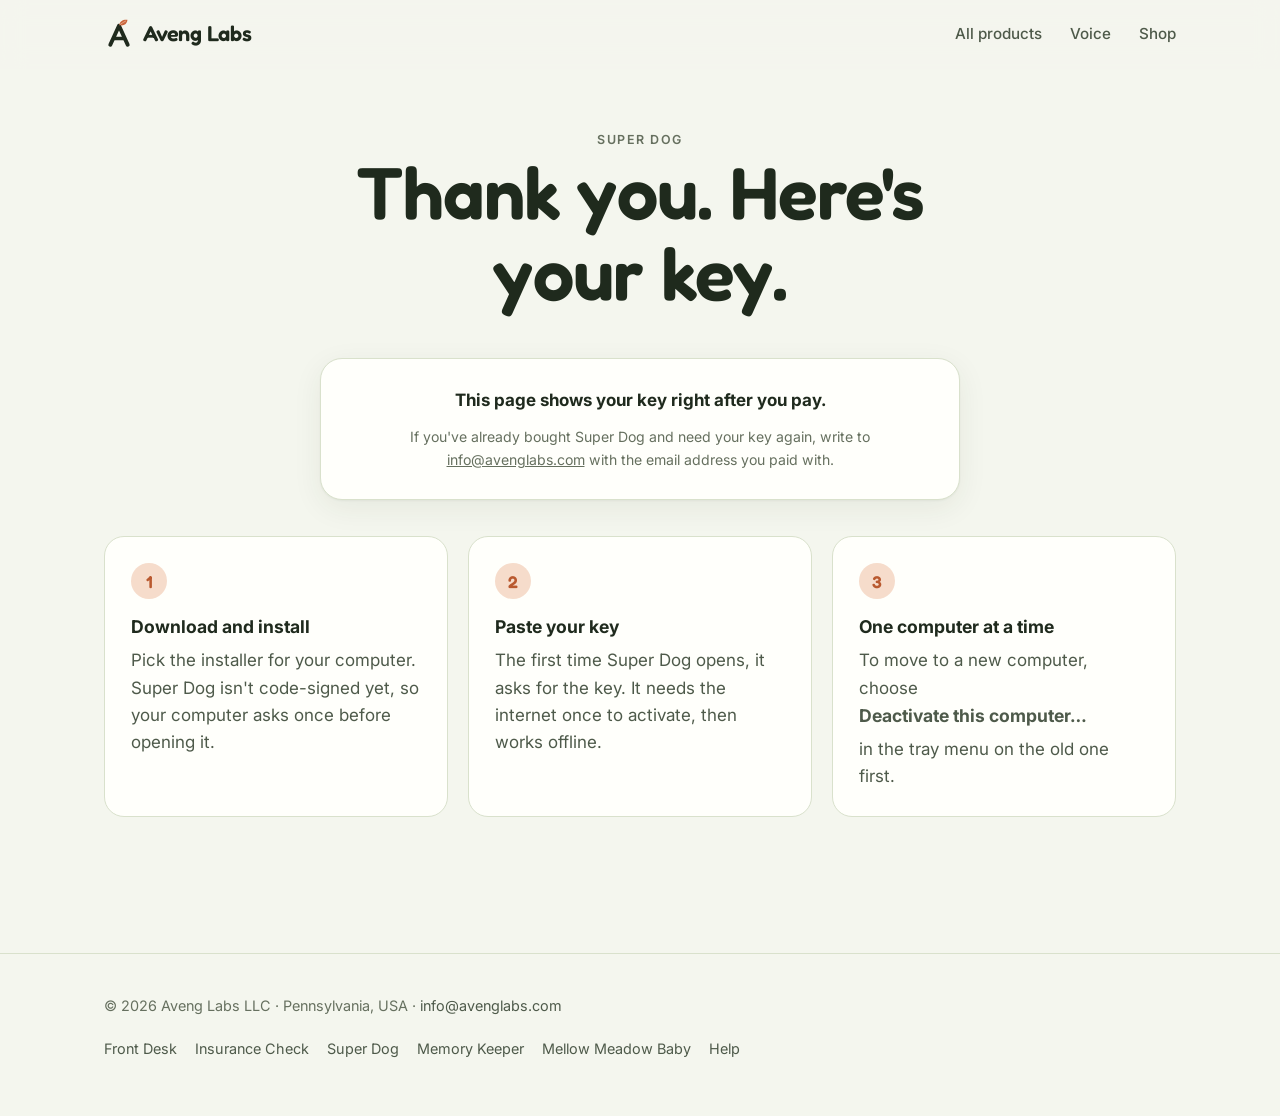
<file: apps/super-dog-thanks.html>
<!doctype html>
<html lang="en">
<head>
  <meta charset="utf-8">
  <meta name="viewport" content="width=device-width, initial-scale=1">
  <title>Thanks for buying Super Dog</title>
  <meta name="robots" content="noindex">
  <link rel="icon" href="../img/brand/favicon.svg" type="image/svg+xml">
  <link rel="icon" href="../img/brand/favicon-32.png" sizes="32x32" type="image/png">
  <link rel="apple-touch-icon" href="../img/brand/apple-touch-icon.png">
  <link rel="preconnect" href="https://fonts.googleapis.com">
  <link rel="preconnect" href="https://fonts.gstatic.com" crossorigin>
  <link href="https://fonts.googleapis.com/css2?family=Fredoka:wght@500;600&family=Inter:wght@400;500;600&display=swap" rel="stylesheet">
  <link rel="stylesheet" href="../styles.css">
</head>
<body>

<nav class="nav">
  <div class="wrap">
    <a class="brand" href="../"><svg xmlns="http://www.w3.org/2000/svg" viewBox="0 0 64 64" aria-hidden="true" focusable="false"><path d="M13.5 55 L32 14.5 L50.5 55" fill="none" stroke="#1f2a1d" stroke-width="8.5" stroke-linecap="round" stroke-linejoin="round"/><path d="M22 41.5 H42" fill="none" stroke="#1f2a1d" stroke-width="7.5" stroke-linecap="round"/><path d="M32.5 13 C33 5 40.5 0.5 50 1.5 C49.5 10.5 42 15.5 32.5 13 Z" fill="#c8643b"/><path d="M34 12 C38 9 42 6.5 46 4.5" fill="none" stroke="#f4c2a8" stroke-width="1.4" stroke-linecap="round"/></svg>
Aveng Labs</a>
    <button class="menu-btn" aria-label="Menu" aria-expanded="false" aria-controls="site-menu">☰</button>
    <div class="nav-links" id="site-menu">
      <a href="../">All products</a>
      <a href="front-desk.html">Voice</a>
      <a href="https://mellowmeadowbaby.com" target="_blank" rel="noopener">Shop</a>
    </div>
  </div>
</nav>

<section class="thanks"><div class="wrap">
  <div class="section-head center">
    <span class="eyebrow">Super Dog</span>
    <h1>Thank you. Here's your key.</h1>
  </div>

  <div class="order" data-order="loading">
    <p class="when-loading">Fetching your license key…</p>

    <div class="when-ready">
      <span class="eyebrow">Your license key</span>
      <code class="key" data-key></code>
      <div class="ctas" style="justify-content:center">
        <button class="btn btn-dark" type="button" data-copy>Copy the key</button>
        <a class="btn btn-ghost" data-download href="super-dog.html#install">Download Super Dog</a>
      </div>
      <p class="small muted">Copy the key and keep it somewhere safe, or bookmark this page. It is your copy.</p>
    </div>

    <div class="when-error">
      <p><b>We couldn't show your key here.</b></p>
      <p class="small muted">Your payment is not affected. Try reloading this page. If the key still doesn't appear, write to <a href="mailto:info@avenglabs.com">info@avenglabs.com</a> with the email address you paid with and we'll send it to you.</p>
    </div>

    <div class="when-missing">
      <p><b>This page shows your key right after you pay.</b></p>
      <p class="small muted">If you've already bought Super Dog and need your key again, write to <a href="mailto:info@avenglabs.com">info@avenglabs.com</a> with the email address you paid with.</p>
    </div>
    <noscript><p class="small muted">This page needs JavaScript to show your key. If you can't turn it on, write to info@avenglabs.com with the email address you paid with.</p></noscript>
  </div>

  <div class="steps" style="margin-top:36px">
    <div class="step"><span class="num">1</span><b>Download and install</b><p class="muted">Pick the installer for your computer. Super Dog isn't code-signed yet, so your computer asks once before opening it.</p></div>
    <div class="step"><span class="num">2</span><b>Paste your key</b><p class="muted">The first time Super Dog opens, it asks for the key. It needs the internet once to activate, then works offline.</p></div>
    <div class="step"><span class="num">3</span><b>One computer at a time</b><p class="muted">To move to a new computer, choose <b>Deactivate this computer…</b> in the tray menu on the old one first.</p></div>
  </div>
</div></section>

<footer>
  <div class="wrap">
    <span>© 2026 Aveng Labs LLC · Pennsylvania, USA · <a href="mailto:info@avenglabs.com">info@avenglabs.com</a></span>
    <span><a href="front-desk.html">Front Desk</a><a href="insurance-check.html">Insurance Check</a><a href="super-dog.html">Super Dog</a><a href="memory-keeper.html">Memory Keeper</a><a href="https://mellowmeadowbaby.com" target="_blank" rel="noopener">Mellow Meadow Baby</a><a href="super-dog.html#faq">Help</a></span>
  </div>
</footer>

<script type="module" src="../js/site.js"></script>
</body>
</html>
</file>
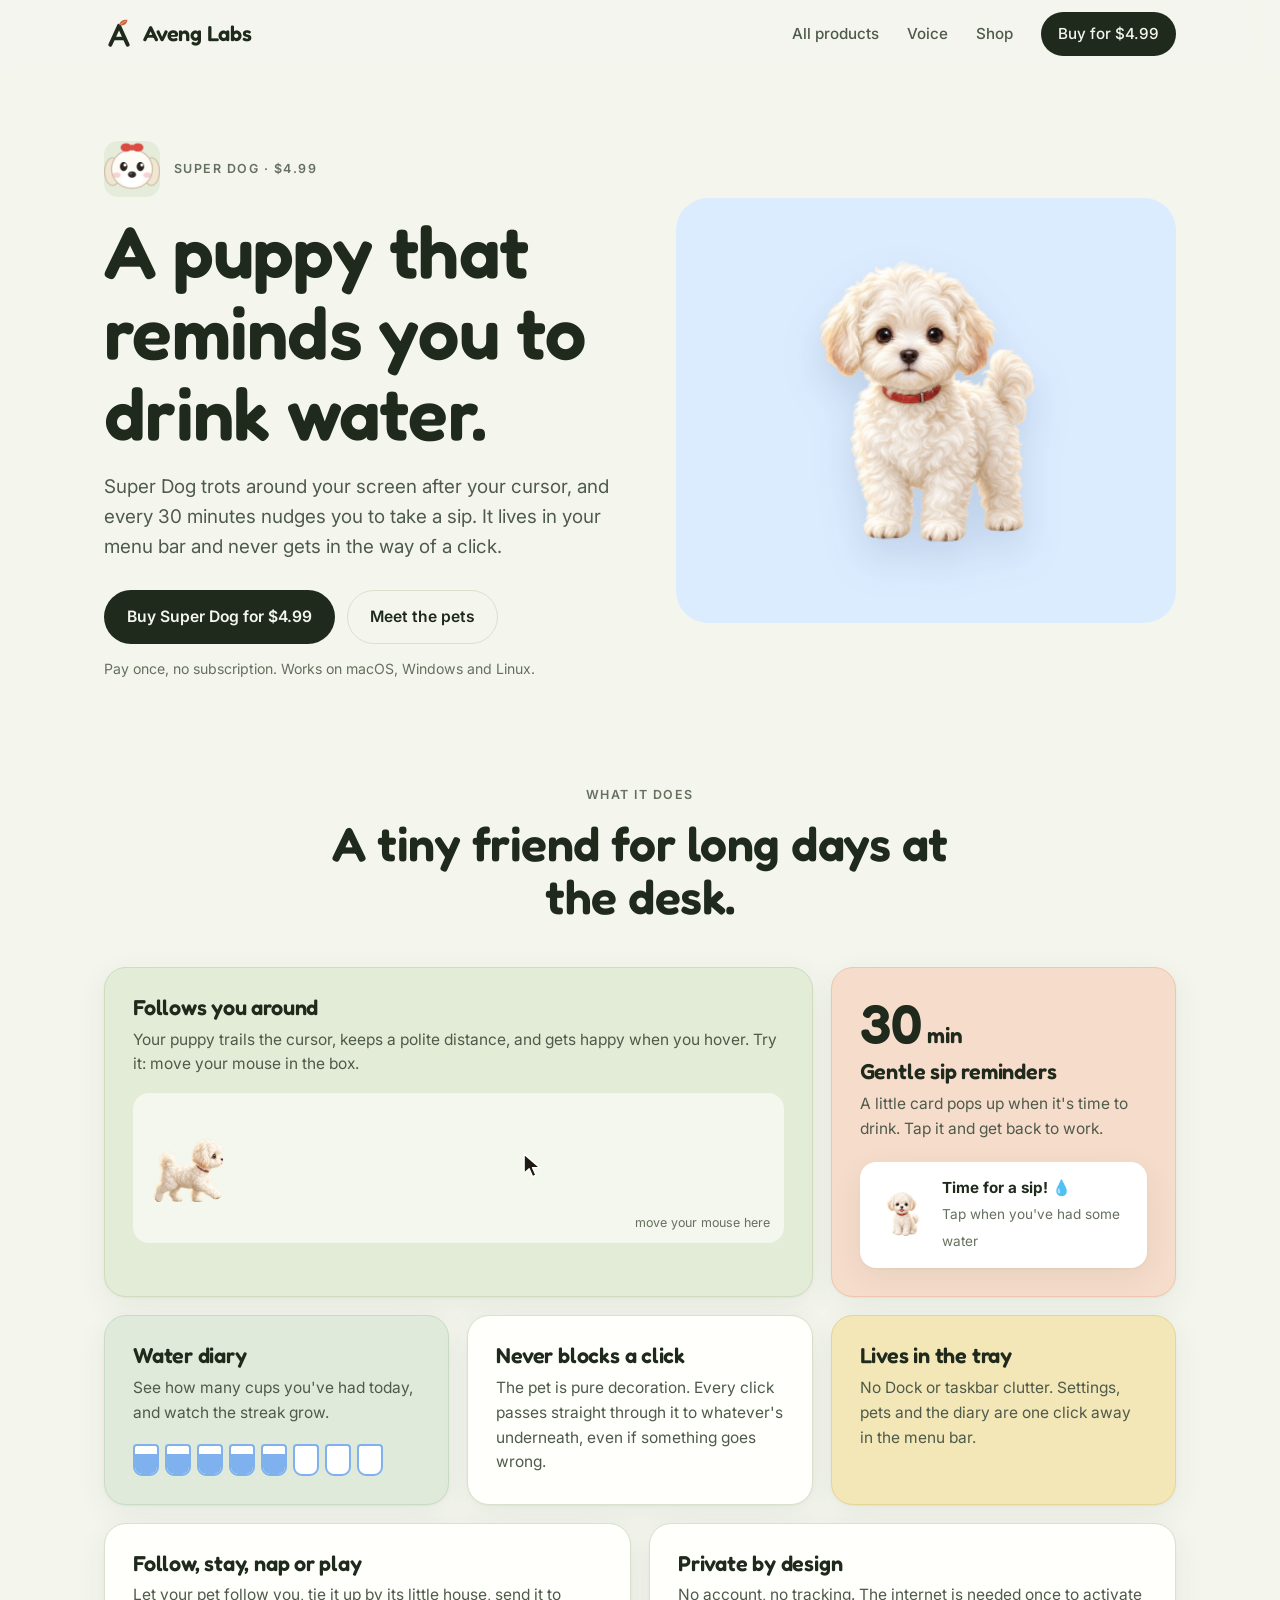
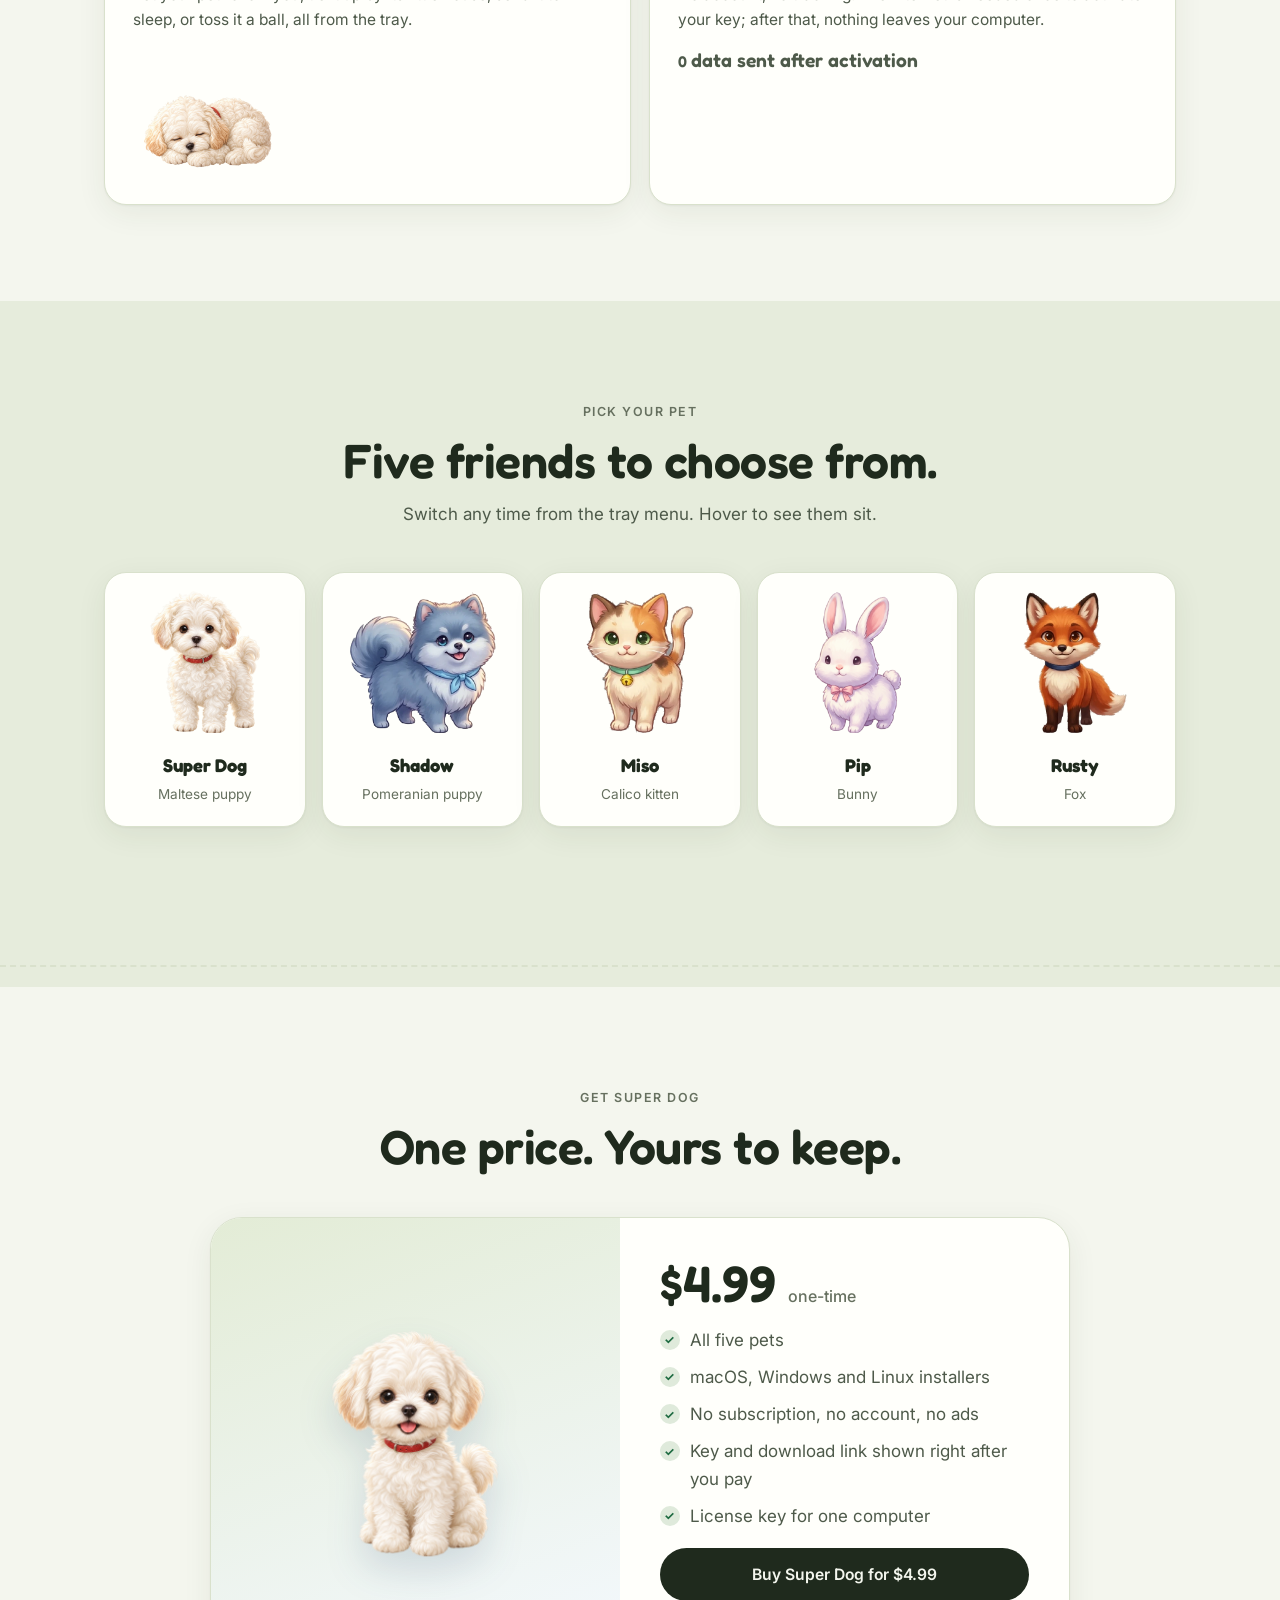
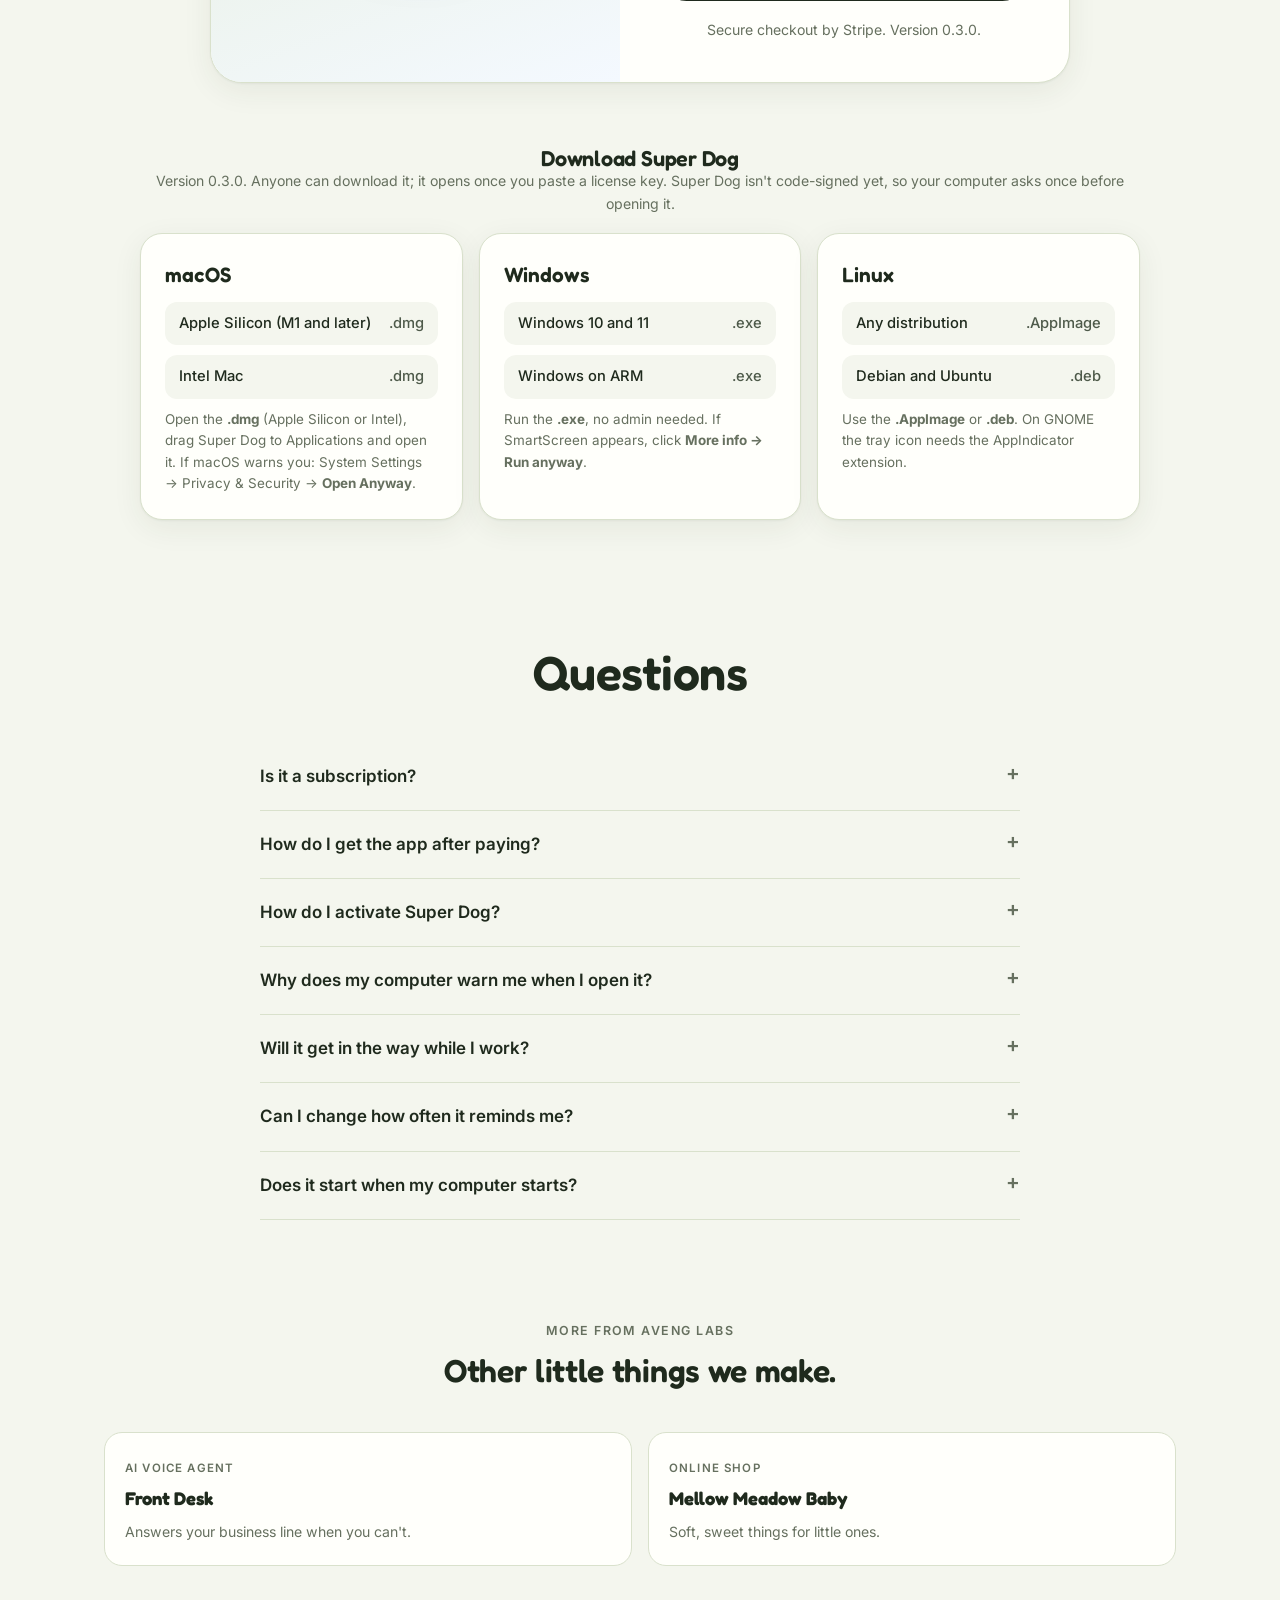
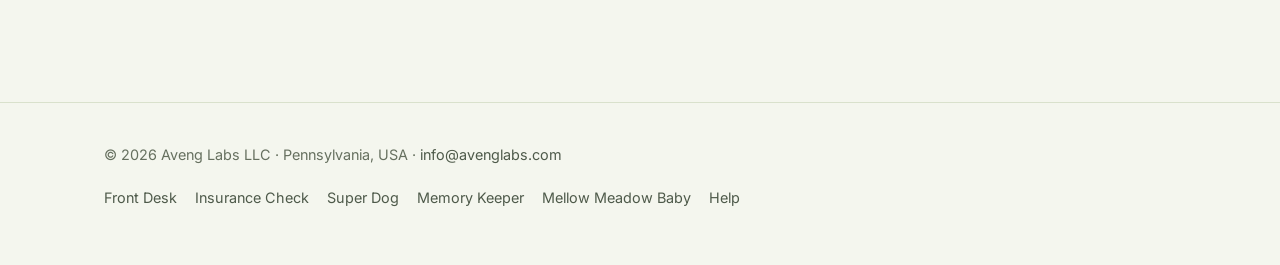
<file: apps/super-dog.html>
<!doctype html>
<html lang="en">
<head>
  <meta charset="utf-8">
  <meta name="viewport" content="width=device-width, initial-scale=1">
  <title>Super Dog: a puppy that reminds you to drink water</title>
  <meta name="description" content="Super Dog is a desktop pet for Mac, Windows and Linux. $4.99, once. A fluffy puppy follows your cursor and reminds you to sip water every 30 minutes.">
  <meta property="og:title" content="Super Dog: a puppy that reminds you to drink water">
  <meta property="og:description" content="A fluffy desktop pet for Mac, Windows and Linux. $4.99, once.">
  <meta property="og:image" content="https://avenglabs.com/img/pets/superdog/front.png">
  <link rel="icon" href="../img/brand/favicon.svg" type="image/svg+xml">
  <link rel="icon" href="../img/brand/favicon-32.png" sizes="32x32" type="image/png">
  <link rel="apple-touch-icon" href="../img/brand/apple-touch-icon.png">
  <link rel="preconnect" href="https://fonts.googleapis.com">
  <link rel="preconnect" href="https://fonts.gstatic.com" crossorigin>
  <link href="https://fonts.googleapis.com/css2?family=Fredoka:wght@500;600&family=Inter:wght@400;500;600&display=swap" rel="stylesheet">
  <link rel="stylesheet" href="../styles.css">
</head>
<body>

<nav class="nav">
  <div class="wrap">
    <a class="brand" href="../"><svg xmlns="http://www.w3.org/2000/svg" viewBox="0 0 64 64" aria-hidden="true" focusable="false"><path d="M13.5 55 L32 14.5 L50.5 55" fill="none" stroke="#1f2a1d" stroke-width="8.5" stroke-linecap="round" stroke-linejoin="round"/><path d="M22 41.5 H42" fill="none" stroke="#1f2a1d" stroke-width="7.5" stroke-linecap="round"/><path d="M32.5 13 C33 5 40.5 0.5 50 1.5 C49.5 10.5 42 15.5 32.5 13 Z" fill="#c8643b"/><path d="M34 12 C38 9 42 6.5 46 4.5" fill="none" stroke="#f4c2a8" stroke-width="1.4" stroke-linecap="round"/></svg>
Aveng Labs</a>
    <button class="menu-btn" aria-label="Menu" aria-expanded="false" aria-controls="site-menu">☰</button>
    <div class="nav-links" id="site-menu">
      <a href="../">All products</a>
      <a href="front-desk.html">Voice</a>
      <a href="https://mellowmeadowbaby.com" target="_blank" rel="noopener">Shop</a>
      <a class="btn btn-dark btn-sm buy" href="#buy">Buy for $4.99</a>
    </div>
  </div>
</nav>

<header class="p-hero">
  <div class="wrap">
    <div>
      <div class="app-top">
        <img class="app-icon" src="../img/superdog-icon.png" alt="">
        <span class="eyebrow">Super Dog · $4.99</span>
      </div>
      <h1>A puppy that reminds you to drink water.</h1>
      <p class="lead">Super Dog trots around your screen after your cursor, and every 30 minutes nudges you to take a sip. It lives in your menu bar and never gets in the way of a click.</p>
      <div class="hero-ctas" style="justify-content:flex-start">
        <a class="btn btn-dark buy" href="#buy">Buy Super Dog for $4.99</a>
        <a class="btn btn-ghost" href="#pets">Meet the pets</a>
      </div>
      <p class="small" style="margin-top:14px">Pay once, no subscription. Works on macOS, Windows and Linux.</p>
    </div>
    <div class="art"><img src="../img/pets/superdog/front.png" alt="Super Dog, a fluffy white Maltese puppy"></div>
  </div>
</header>

<section id="features" style="padding-top:40px">
  <div class="wrap">
    <div class="section-head center">
      <span class="eyebrow">What it does</span>
      <h2>A tiny friend for long days at the desk.</h2>
    </div>

    <div class="bento">
      <div class="tile water span-4">
        <h3>Follows you around</h3>
        <p>Your puppy trails the cursor, keeps a polite distance, and gets happy when you hover. Try it: move your mouse in the box.</p>
        <div class="cursor-demo" id="demo">
          <img class="pet" id="demo-pet" src="../img/pets/superdog/sideRight.png" alt="">
          <svg class="fake-cursor" id="demo-cursor" viewBox="0 0 16 22"><path d="M1 1v17l4.5-4 3 7 3-1.3-3-6.7H15z" fill="#1f1a14" stroke="#fff" stroke-width="1.2" stroke-linejoin="round"/></svg>
          <span class="hint">move your mouse here</span>
        </div>
      </div>

      <div class="tile warm span-2">
        <div class="big-num">30<span style="font-size:1.4rem"> min</span></div>
        <h3>Gentle sip reminders</h3>
        <p>A little card pops up when it's time to drink. Tap it and get back to work.</p>
        <div class="reminder">
          <img src="../img/pets/superdog/sit.png" alt="">
          <div><b>Time for a sip! 💧</b><span>Tap when you've had some water</span></div>
        </div>
      </div>

      <div class="tile mint span-2">
        <h3>Water diary</h3>
        <p>See how many cups you've had today, and watch the streak grow.</p>
        <div class="cups" aria-label="5 of 8 cups">
          <i class="cup full"></i><i class="cup full"></i><i class="cup full"></i><i class="cup full"></i><i class="cup full"></i><i class="cup"></i><i class="cup"></i><i class="cup"></i>
        </div>
      </div>

      <div class="tile span-2">
        <h3>Never blocks a click</h3>
        <p>The pet is pure decoration. Every click passes straight through it to whatever's underneath, even if something goes wrong.</p>
      </div>

      <div class="tile rose span-2">
        <h3>Lives in the tray</h3>
        <p>No Dock or taskbar clutter. Settings, pets and the diary are one click away in the menu bar.</p>
      </div>

      <div class="tile span-3">
        <h3>Follow, stay, nap or play</h3>
        <p>Let your pet follow you, tie it up by its little house, send it to sleep, or toss it a ball, all from the tray.</p>
        <img src="../img/pets/superdog/curl.png" alt="Super Dog curled up asleep" style="width:150px;margin-top:10px">
      </div>

      <div class="tile span-3">
        <h3>Private by design</h3>
        <p>No account, no tracking. The internet is needed once to activate your key; after that, nothing leaves your computer.</p>
        <p class="big-num" style="margin-top:18px">0 <span style="font-size:1.2rem">data sent after activation</span></p>
      </div>
    </div>
  </div>
</section>

<section id="pets" style="background:var(--bg-2);padding-bottom:0">
  <div class="wrap">
    <div class="section-head center">
      <span class="eyebrow">Pick your pet</span>
      <h2>Five friends to choose from.</h2>
      <p class="muted">Switch any time from the tray menu. Hover to see them sit.</p>
    </div>
    <div class="pets">
      <div class="pet-card"><div class="pose"><img class="main" src="../img/pets/superdog/front.png" alt="Super Dog"><img class="alt" src="../img/pets/superdog/sit.png" alt=""></div><b>Super Dog</b><span>Maltese puppy</span></div>
      <div class="pet-card"><div class="pose"><img class="main" src="../img/pets/shadow/front.png" alt="Shadow"><img class="alt" src="../img/pets/shadow/sit.png" alt=""></div><b>Shadow</b><span>Pomeranian puppy</span></div>
      <div class="pet-card"><div class="pose"><img class="main" src="../img/pets/miso/front.png" alt="Miso"><img class="alt" src="../img/pets/miso/sit.png" alt=""></div><b>Miso</b><span>Calico kitten</span></div>
      <div class="pet-card"><div class="pose"><img class="main" src="../img/pets/pip/front.png" alt="Pip"><img class="alt" src="../img/pets/pip/sit.png" alt=""></div><b>Pip</b><span>Bunny</span></div>
      <div class="pet-card"><div class="pose"><img class="main" src="../img/pets/fox/front.png" alt="Rusty"><img class="alt" src="../img/pets/fox/sit.png" alt=""></div><b>Rusty</b><span>Fox</span></div>
    </div>
  </div>
  <div class="parade-strip" aria-hidden="true">
    <div class="parade">
      <div class="walker"><img src="../img/pets/shadow/sideRight.png" alt=""></div>
      <div class="walker"><img src="../img/pets/superdog/sideRight.png" alt=""></div>
      <div class="walker"><img src="../img/pets/miso/sideRight.png" alt=""></div>
      <div class="walker"><img src="../img/pets/pip/sideRight.png" alt=""></div>
      <div class="walker"><img src="../img/pets/fox/sideRight.png" alt=""></div>
    </div>
  </div>
</section>

<section id="buy">
  <div class="wrap">
    <div class="section-head center">
      <span class="eyebrow">Get Super Dog</span>
      <h2>One price. Yours to keep.</h2>
    </div>

    <div class="buy-card">
      <div class="buy-left">
        <img src="../img/pets/superdog/sit.png" alt="Super Dog sitting">
      </div>
      <div class="buy-right">
        <div class="buy-price">$4.99 <span>one-time</span></div>
        <ul class="buy-list">
          <li>All five pets</li>
          <li>macOS, Windows and Linux installers</li>
          <li>No subscription, no account, no ads</li>
          <li>Key and download link shown right after you pay</li>
            <li>License key for one computer</li>
        </ul>
        <a class="btn btn-dark buy" href="#buy" style="justify-content:center">Buy Super Dog for $4.99</a>
        <p class="small" style="text-align:center">Secure checkout by Stripe. Version 0.3.0.</p>
          <p class="buy-note" data-checkout-note hidden>Checkout opens soon</p>
      </div>
    </div>

    <div class="setup" id="install">
      <h3>Download Super Dog</h3>
      <p class="small">Version 0.3.0. Anyone can download it; it opens once you paste a license key. Super Dog isn't code-signed yet, so your computer asks once before opening it.</p>
      <div class="downloads" style="margin-top:18px">
        <div class="dl"><div class="os">macOS</div><a class="file" href="https://github.com/vamshishakamuri/aveng-labs/releases/download/superdog-v0.3.0/Super-Dog-0.3.0-mac-arm64.dmg"><span>Apple Silicon (M1 and later)</span><span class="muted">.dmg</span></a><a class="file" href="https://github.com/vamshishakamuri/aveng-labs/releases/download/superdog-v0.3.0/Super-Dog-0.3.0-mac-x64.dmg"><span>Intel Mac</span><span class="muted">.dmg</span></a><p class="note">Open the <b>.dmg</b> (Apple Silicon or Intel), drag Super Dog to Applications and open it. If macOS warns you: System Settings → Privacy &amp; Security → <b>Open Anyway</b>.</p></div>
        <div class="dl"><div class="os">Windows</div><a class="file" href="https://github.com/vamshishakamuri/aveng-labs/releases/download/superdog-v0.3.0/Super-Dog-0.3.0-win-x64.exe"><span>Windows 10 and 11</span><span class="muted">.exe</span></a><a class="file" href="https://github.com/vamshishakamuri/aveng-labs/releases/download/superdog-v0.3.0/Super-Dog-0.3.0-win-arm64.exe"><span>Windows on ARM</span><span class="muted">.exe</span></a><p class="note">Run the <b>.exe</b>, no admin needed. If SmartScreen appears, click <b>More info → Run anyway</b>.</p></div>
        <div class="dl"><div class="os">Linux</div><a class="file" href="https://github.com/vamshishakamuri/aveng-labs/releases/download/superdog-v0.3.0/Super-Dog-0.3.0-linux-x86_64.AppImage"><span>Any distribution</span><span class="muted">.AppImage</span></a><a class="file" href="https://github.com/vamshishakamuri/aveng-labs/releases/download/superdog-v0.3.0/Super-Dog-0.3.0-linux-amd64.deb"><span>Debian and Ubuntu</span><span class="muted">.deb</span></a><p class="note">Use the <b>.AppImage</b> or <b>.deb</b>. On GNOME the tray icon needs the AppIndicator extension.</p></div>
      </div>
    </div>
  </div>
</section>

<section id="faq" style="padding-top:20px">
  <div class="wrap">
    <div class="section-head center"><h2>Questions</h2></div>
    <div class="faq">
      <details><summary>Is it a subscription?</summary><p>No. You pay $4.99 once and it's yours. No account, no ads.</p></details>
      <details><summary>How do I get the app after paying?</summary><p>Right after checkout you land on a page with your license key and the download link. Copy the key and keep it somewhere safe.</p></details>
      <details><summary>How do I activate Super Dog?</summary><p>The first time it opens, paste your license key. Super Dog checks it with Aveng Labs once to activate, then works offline. Each key works on one computer at a time; to move to a new one, choose <b>Deactivate this computer…</b> in the tray menu on the old one.</p></details>
      <details><summary>Why does my computer warn me when I open it?</summary><p>The app isn't code-signed yet, so macOS and Windows show a one-time warning. Follow the note under your download and you won't see it again.</p></details>
      <details><summary>Will it get in the way while I work?</summary><p>Never. Every click goes straight through the pet, it never steals focus, and it keeps out from under your pointer.</p></details>
      <details><summary>Can I change how often it reminds me?</summary><p>Yes. Open the tray menu to change the reminder interval, switch pets, or pause reminders.</p></details>
      <details><summary>Does it start when my computer starts?</summary><p>If you want. Turn on <b>Start at login</b> (macOS) or <b>Start with Windows</b> in the tray menu.</p></details>
    </div>
  </div>
</section>

<section class="more-from" style="padding-top:0">
  <div class="wrap">
    <div class="section-head center"><span class="eyebrow">More from Aveng Labs</span><h2 style="font-size:2rem">Other little things we make.</h2></div>
    <div class="more">
      <a href="front-desk.html"><span class="k">AI voice agent</span><b>Front Desk</b><span class="muted small">Answers your business line when you can't.</span></a>
      <a href="https://mellowmeadowbaby.com" target="_blank" rel="noopener"><span class="k">Online shop</span><b>Mellow Meadow Baby</b><span class="muted small">Soft, sweet things for little ones.</span></a>
    </div>
  </div>
</section>

<footer>
  <div class="wrap">
    <span>© 2026 Aveng Labs LLC · Pennsylvania, USA · <a href="mailto:info@avenglabs.com">info@avenglabs.com</a></span>
    <span><a href="front-desk.html">Front Desk</a><a href="insurance-check.html">Insurance Check</a><a href="super-dog.html">Super Dog</a><a href="memory-keeper.html">Memory Keeper</a><a href="https://mellowmeadowbaby.com" target="_blank" rel="noopener">Mellow Meadow Baby</a><a href="#faq">Help</a></span>
  </div>
</footer>

<script>
  // Cursor demo: the pet trails the pointer at a polite distance
  const demo = document.getElementById('demo'), pet = document.getElementById('demo-pet'), cur = document.getElementById('demo-cursor');
  let tx = 200, ty = 60, px = 40, py = 40, facing = 1;
  demo.addEventListener('pointermove', e => {
    const r = demo.getBoundingClientRect();
    tx = e.clientX - r.left; ty = e.clientY - r.top;
    cur.style.left = tx + 'px'; cur.style.top = ty + 'px';
    demo.querySelector('.hint').style.opacity = 0;
  });
  (function step() {
    const w = pet.offsetWidth, h = pet.offsetHeight;
    const cx = px + w / 2, cy = py + h / 2;
    const dx = tx - cx, dy = ty - cy, d = Math.hypot(dx, dy);
    const keep = 70;
    if (d > keep + 4) { px += dx * 0.06 * (1 - keep / d); py += dy * 0.06 * (1 - keep / d); }
    else if (d < keep - 10) { px -= dx * 0.08; py -= dy * 0.08; }
    px = Math.max(0, Math.min(demo.clientWidth - w, px));
    py = Math.max(0, Math.min(demo.clientHeight - h, py));
    if (Math.abs(dx) > 6) facing = dx > 0 ? 1 : -1;
    pet.style.transform = `translate(${px - 30}px, ${py - 40}px) scaleX(${facing})`;
    requestAnimationFrame(step);
  })();
</script>
<script type="module" src="../js/site.js"></script>
</body>
</html>
</file>
<file: styles.css>
:root {
  --bg: #f4f6ee;
  --bg-2: #e6ecdc;
  --card: #fffffb;
  --ink: #1f2a1d;
  --ink-2: #4e5a4a;
  --ink-3: #66705f;
  --line: #d9e1cc;
  --accent: #b9592f;
  --accent-ink: #ffffff;
  --t1: #e3ecd6;
  --t2: #f6dccb;
  --t3: #f3e7b8;
  --dog: #dcecff;
  --keep: #ecdde4;
  --water: #e3ecd6;
  --warm: #f6dccb;
  --mint: #dfeadb;
  --rose: #f3e7b8;
  --radius: 22px;
  --shadow: 0 1px 2px rgba(40, 50, 30, .05), 0 8px 30px rgba(40, 50, 30, .07);
  --max: 1120px;
}

* { box-sizing: border-box; margin: 0; }
html { scroll-behavior: smooth; }
body {
  background: var(--bg);
  color: var(--ink);
  font: 17px/1.6 "Inter", system-ui, -apple-system, sans-serif;
  -webkit-font-smoothing: antialiased;
  overflow-x: hidden;
}
img { max-width: 100%; display: block; }
a { color: inherit; }
h1, h2, h3, .brand { font-family: "Fredoka", "Inter", sans-serif; font-weight: 600; letter-spacing: -.01em; line-height: 1.1; }
h1 { font-size: clamp(2.6rem, 6.5vw, 4.6rem); }
h2 { font-size: clamp(2rem, 4.4vw, 3rem); }
h3 { font-size: 1.35rem; }

.wrap { max-width: var(--max); margin: 0 auto; padding: 0 24px; }
@media (max-width: 600px) { .wrap { padding: 0 16px; } }

.eyebrow { display: inline-block; font-size: .78rem; font-weight: 600; letter-spacing: .12em; text-transform: uppercase; color: var(--ink-3); }
.muted { color: var(--ink-2); }
.small { font-size: .88rem; color: var(--ink-3); }

/* nav */
.nav { position: sticky; top: 0; z-index: 20; background: color-mix(in srgb, var(--bg) 90%, transparent); backdrop-filter: blur(12px); border-bottom: 1px solid transparent; }
.nav.scrolled { border-color: var(--line); }
.nav .wrap { display: flex; align-items: center; justify-content: space-between; height: 68px; }
.brand { font-size: 1.35rem; text-decoration: none; display: flex; align-items: center; gap: 10px; }
.brand-dot { width: 28px; height: 28px; border-radius: 9px; background: var(--ink); display: grid; place-items: center; color: var(--bg); font-size: .95rem; }
.nav-links { display: flex; gap: 28px; align-items: center; }
.nav-links a { text-decoration: none; color: var(--ink-2); font-size: .95rem; font-weight: 500; }
.nav-links a:hover { color: var(--ink); }
.nav-links a.btn-dark, .nav-links a.btn-dark:hover { color: var(--bg); }

/* buttons */
.btn { display: inline-flex; align-items: center; gap: 8px; padding: 13px 22px; border-radius: 999px; font-weight: 600; font-size: .98rem; text-decoration: none; border: 1px solid transparent; cursor: pointer; transition: transform .15s, box-shadow .15s, background .15s; }
.btn:hover { transform: translateY(-1px); }
.btn-dark { background: var(--ink); color: var(--bg); }
.btn-dark:hover { box-shadow: 0 8px 22px rgba(31, 26, 20, .22); }
.btn-ghost { background: transparent; border-color: var(--line); color: var(--ink); }
.btn-ghost:hover { background: var(--card); }
.btn-sm { padding: 9px 16px; font-size: .9rem; }

/* hero */
.hero { position: relative; padding: 96px 0 150px; text-align: center; overflow: hidden; }
.hero::before { content: ""; position: absolute; inset: -20% -10% auto; height: 120%; background: radial-gradient(closest-side, #fff 0%, transparent 70%); z-index: -1; }
.hero p.lead { font-size: 1.2rem; color: var(--ink-2); max-width: 560px; margin: 22px auto 34px; }
.hero h1 em { font-style: normal; color: var(--accent); }
.hero-ctas { display: flex; gap: 12px; justify-content: center; flex-wrap: wrap; }

/* pets walking along the bottom of the hero */
.parade { position: absolute; left: 0; right: 0; bottom: 14px; height: 96px; pointer-events: none; }
.parade::after { content: ""; position: absolute; left: 0; right: 0; bottom: 6px; border-bottom: 2px dashed var(--line); }
.walker { position: absolute; bottom: 4px; left: -140px; width: 108px; animation: walk 26s linear infinite; }
.walker img { width: 100%; animation: hop .42s ease-in-out infinite alternate; transform-origin: bottom center; }
.walker:nth-child(2) { animation-delay: -5.2s; width: 96px; }
.walker:nth-child(3) { animation-delay: -10.4s; width: 92px; }
.walker:nth-child(4) { animation-delay: -15.6s; width: 84px; }
.walker:nth-child(5) { animation-delay: -20.8s; width: 100px; }
@keyframes walk { to { transform: translateX(calc(100vw + 280px)); } }
@keyframes hop { to { transform: translateY(-5px) rotate(1.5deg); } }
@media (prefers-reduced-motion: reduce) { .walker, .walker img { animation: none; } .walker { position: static; display: inline-block; } .parade { display: flex; justify-content: center; gap: 12px; } }

/* sections */
section { padding: 96px 0; }
.section-head { max-width: 640px; margin-bottom: 44px; }
.section-head h2 { margin: 10px 0 14px; }
.section-head.center { margin-left: auto; margin-right: auto; text-align: center; }

.app-top { display: flex; align-items: center; gap: 14px; }
.app-icon { width: 56px; height: 56px; border-radius: 14px; background: var(--bg-2); flex: none; }
.app-icon.placeholder { display: grid; place-items: center; font-size: 1.5rem; }
.tags { display: flex; gap: 8px; flex-wrap: wrap; }
.tag { font-size: .76rem; font-weight: 600; padding: 4px 10px; border-radius: 999px; background: var(--bg-2); color: var(--ink-2); }
.tag.free { background: var(--mint); color: #1e6b41; }
.price { font-family: "Fredoka", sans-serif; font-size: 1.1rem; font-weight: 600; }

/* bento */
.bento { display: grid; grid-template-columns: repeat(6, 1fr); gap: 18px; }
.tile { background: var(--card); border: 1px solid var(--line); border-radius: var(--radius); padding: 28px; box-shadow: var(--shadow); overflow: hidden; position: relative; }
.tile h3 { margin-bottom: 8px; }
.tile p { color: var(--ink-2); font-size: .97rem; }
.span-2 { grid-column: span 2; } .span-3 { grid-column: span 3; } .span-4 { grid-column: span 4; } .span-6 { grid-column: span 6; }
@media (max-width: 900px) { .bento { grid-template-columns: 1fr 1fr; } .span-2, .span-3 { grid-column: span 1; } .span-4, .span-6 { grid-column: span 2; } }
@media (max-width: 600px) { .bento { grid-template-columns: 1fr; } .span-2, .span-3, .span-4, .span-6 { grid-column: span 1; } }
.tile.water { background: var(--water); border-color: #cfdcbe; }
.tile.warm { background: var(--warm); border-color: #efc6ad; }
.tile.mint { background: var(--mint); border-color: #c9dcc3; }
.tile.rose { background: var(--rose); border-color: #e6d593; }
.big-num { font-family: "Fredoka", sans-serif; font-size: 3.4rem; font-weight: 600; line-height: 1; margin-bottom: 10px; }

/* mock reminder card */
.reminder { margin-top: 20px; background: #fff; border-radius: 16px; padding: 14px 16px; display: flex; gap: 12px; align-items: center; box-shadow: var(--shadow); max-width: 320px; }
.reminder img { width: 54px; }
.reminder b { display: block; font-size: .95rem; }
.reminder span { font-size: .85rem; color: var(--ink-3); }
.cups { display: flex; gap: 6px; margin-top: 18px; flex-wrap: wrap; }
.cup { width: 26px; height: 32px; border-radius: 4px 4px 9px 9px; border: 2px solid #7fb1ee; position: relative; overflow: hidden; background: #fff; }
.cup.full::after { content: ""; position: absolute; left: 0; right: 0; bottom: 0; height: 70%; background: #7fb1ee; }

/* cursor demo */
.cursor-demo { position: relative; height: 150px; margin-top: 16px; border-radius: 16px; background: rgba(255, 255, 255, .6); cursor: none; overflow: hidden; }
.cursor-demo .pet { position: absolute; width: 92px; left: 30px; top: 40px; transition: transform .08s linear; pointer-events: none; }
.cursor-demo .fake-cursor { position: absolute; width: 18px; pointer-events: none; left: 60%; top: 40%; }
.cursor-demo .hint { position: absolute; right: 14px; bottom: 10px; font-size: .78rem; color: var(--ink-3); }

/* pets */
.pets { display: grid; grid-template-columns: repeat(5, 1fr); gap: 16px; }
@media (max-width: 900px) { .pets { grid-template-columns: repeat(3, 1fr); } }
@media (max-width: 560px) { .pets { grid-template-columns: repeat(2, 1fr); } }
.pet-card { background: var(--card); border: 1px solid var(--line); border-radius: var(--radius); padding: 18px 14px 18px; text-align: center; box-shadow: var(--shadow); }
.pet-card .pose { position: relative; aspect-ratio: 280 / 248; }
.pet-card .pose img { position: absolute; inset: 0; width: 100%; transition: opacity .2s; }
.pet-card .pose img.alt { opacity: 0; }
.pet-card:hover .pose img.alt { opacity: 1; }
.pet-card:hover .pose img.main { opacity: 0; }
.pet-card b { font-family: "Fredoka", sans-serif; font-size: 1.15rem; display: block; margin-top: 8px; }
.pet-card span { font-size: .85rem; color: var(--ink-3); }

/* product hero */
.p-hero { padding: 72px 0 60px; }
.p-hero .wrap { display: grid; grid-template-columns: 1.05fr 1fr; gap: 48px; align-items: center; }
@media (max-width: 860px) { .p-hero { padding-top: 32px; } .p-hero .wrap { grid-template-columns: 1fr; gap: 28px; } .p-hero .wrap .art { order: -1; aspect-ratio: 16 / 9; } .p-hero .wrap .art img { width: 46%; } }
@media (max-width: 600px) { .hero h1 br { display: none; } .hero { padding-top: 64px; } }
.p-hero .art { background: var(--dog); border-radius: 32px; aspect-ratio: 1 / .85; display: grid; place-items: center; position: relative; overflow: hidden; }
.p-hero .art img { width: 68%; filter: drop-shadow(0 20px 20px rgba(30, 60, 100, .15)); animation: hop 1.6s ease-in-out infinite alternate; }
.p-hero h1 { margin: 14px 0 18px; }
.p-hero .lead { font-size: 1.18rem; color: var(--ink-2); margin-bottom: 28px; }

/* downloads */
.downloads { display: grid; grid-template-columns: repeat(3, 1fr); gap: 16px; }
@media (max-width: 820px) { .downloads { grid-template-columns: 1fr; } }
.dl { background: var(--card); border: 1px solid var(--line); border-radius: var(--radius); padding: 24px; display: flex; flex-direction: column; gap: 10px; box-shadow: var(--shadow); }
.dl.mine { border-color: var(--ink); box-shadow: 0 0 0 1px var(--ink), var(--shadow); }
.dl .os { font-family: "Fredoka", sans-serif; font-size: 1.3rem; font-weight: 600; display: flex; align-items: center; justify-content: space-between; }
.dl .you { font-family: "Inter", sans-serif; font-size: .72rem; font-weight: 600; background: var(--ink); color: var(--bg); padding: 3px 9px; border-radius: 999px; display: none; }
.dl.mine .you { display: inline-block; }
.dl a.file { display: flex; justify-content: space-between; text-decoration: none; padding: 10px 14px; background: var(--bg); border-radius: 12px; font-size: .92rem; font-weight: 500; }
.dl a.file:hover { background: var(--bg-2); }
.dl .note { font-size: .84rem; color: var(--ink-3); }

/* buy */
.buy-card { display: grid; grid-template-columns: 1fr 1.1fr; max-width: 860px; margin: 0 auto; background: var(--card); border: 1px solid var(--line); border-radius: 32px; overflow: hidden; box-shadow: var(--shadow); }
.buy-left { background: linear-gradient(160deg, var(--water), #f4f9ff); display: grid; place-items: center; padding: 32px; }
.buy-left img { width: 80%; max-width: 280px; filter: drop-shadow(0 18px 18px rgba(30, 60, 100, .14)); }
.buy-right { padding: 40px; display: flex; flex-direction: column; gap: 18px; }
.buy-price { font-family: "Fredoka", sans-serif; font-size: 3.2rem; font-weight: 600; line-height: 1; }
.buy-price span { font-family: "Inter", sans-serif; font-size: 1rem; font-weight: 500; color: var(--ink-3); }
.buy-list { list-style: none; padding: 0; display: grid; gap: 10px; }
.buy-list li { padding-left: 30px; position: relative; color: var(--ink-2); }
.buy-list li::before { content: "✓"; position: absolute; left: 0; top: 0; width: 20px; height: 20px; border-radius: 50%; background: var(--mint); color: #1e6b41; font-size: .75rem; font-weight: 700; display: grid; place-items: center; margin-top: 3px; }
.setup { max-width: 1000px; margin: 64px auto 0; text-align: center; }
.setup .dl { text-align: left; }
@media (max-width: 760px) { .buy-card { grid-template-columns: 1fr; } .buy-left { padding: 24px; } .buy-left img { width: 46%; } .buy-right { padding: 28px 22px; } }
.tag.price-tag { background: var(--ink); color: var(--bg); }

/* faq */
.faq { max-width: 760px; margin: 0 auto; }
.faq details { border-bottom: 1px solid var(--line); padding: 20px 0; }
.faq summary { font-weight: 600; cursor: pointer; list-style: none; display: flex; justify-content: space-between; gap: 16px; }
.faq summary::after { content: "+"; font-size: 1.3rem; line-height: 1; color: var(--ink-3); }
.faq details[open] summary::after { content: "–"; }
.faq details p { margin-top: 10px; color: var(--ink-2); }

/* about / notify */
.split { display: grid; grid-template-columns: 1fr 1fr; gap: 48px; align-items: center; }
@media (max-width: 820px) { .split { grid-template-columns: 1fr; } }
.principles { display: grid; gap: 14px; }
.principle { display: flex; gap: 14px; align-items: flex-start; background: var(--card); border: 1px solid var(--line); border-radius: 16px; padding: 18px; }
.principle .n { font-family: "Fredoka", sans-serif; font-weight: 600; color: var(--accent); }
.notify { background: var(--ink); color: var(--bg); border-radius: 32px; padding: 56px 40px; text-align: center; }
.notify p { color: #cfc6ba; max-width: 480px; margin: 12px auto 28px; }
.notify form { display: flex; gap: 10px; justify-content: center; flex-wrap: wrap; }
.notify input { padding: 13px 18px; border-radius: 999px; border: 1px solid #3a4636; background: #2a3527; color: var(--bg); font: inherit; min-width: 0; width: 280px; max-width: 100%; }
.notify .btn { background: var(--bg); color: var(--ink); }
@media (max-width: 600px) { .notify { padding: 40px 20px; border-radius: 24px; } }

/* footer */
footer { padding: 40px 0 56px; border-top: 1px solid var(--line); margin-top: 40px; }
footer .wrap { display: flex; justify-content: space-between; gap: 20px; flex-wrap: wrap; font-size: .9rem; color: var(--ink-3); }
footer a { color: var(--ink-2); text-decoration: none; margin-left: 18px; }
footer a:first-child { margin-left: 0; }

/* ---------- Shared: logo, menu, buttons, forms ---------- */
.brand { display: flex; align-items: center; gap: 9px; text-decoration: none; }
.brand svg { width: 30px; height: 30px; flex: none; }
.menu-btn { display: none; border: 1px solid var(--line); background: var(--card); color: var(--ink); border-radius: 12px; width: 42px; height: 42px; font-size: 1.2rem; cursor: pointer; }
.nav-links a[aria-current="page"] { color: var(--ink); }
@media (max-width: 680px) {
  .nav-links { flex-wrap: wrap; gap: 14px; }
  html.js .menu-btn { display: grid; place-items: center; }
  html.js .nav-links { display: none; }
  html.js #site-menu.open { display: flex; flex-direction: column; align-items: stretch; gap: 4px; position: absolute; top: 68px; left: 0; right: 0; padding: 12px 16px 18px; background: var(--card); border-bottom: 1px solid var(--line); box-shadow: var(--shadow); }
  html.js #site-menu.open a { padding: 10px 4px; font-size: 1.05rem; }
  html.js #site-menu.open a.btn { justify-content: center; margin-top: 6px; padding: 12px 18px; }
}
:focus-visible { outline: 3px solid var(--accent); outline-offset: 2px; }
.btn-accent { background: var(--accent); color: var(--accent-ink); border-color: var(--accent); }
.btn-accent:hover { box-shadow: 0 8px 22px rgba(200, 100, 59, .28); }
button:disabled, input:disabled, select:disabled { cursor: not-allowed; opacity: .7; }
.form-msg { margin-top: 10px; font-size: .92rem; min-height: 1.2em; }
.form-msg.error { color: #f3b49a; }
@media (prefers-reduced-motion: reduce) {
  .p-hero .art img, .wave span { animation: none !important; }
}

/* ---------- Home: shelf and principles ---------- */
.hero { padding-bottom: 64px; }
.hero p.lead { max-width: 620px; }
.hero h1 { margin-top: 16px; }

/* Five equal previews under the hero, one per product: three then two, centred */
.lineup { display: flex; flex-wrap: wrap; justify-content: center; gap: 14px; margin-top: 56px; text-align: left; }
.lineup .chip { flex: 0 0 calc((100% - 28px) / 3); }
@media (max-width: 860px) { .lineup .chip { flex-basis: calc((100% - 14px) / 2); } }
@media (max-width: 420px) { .lineup .chip { flex-basis: 100%; } }
.chip { display: flex; align-items: center; gap: 12px; background: var(--card); border: 1px solid var(--line); border-radius: 18px; padding: 10px 14px 10px 10px; text-decoration: none; box-shadow: var(--shadow); transition: transform .2s; min-width: 0; }
.chip:hover { transform: translateY(-3px); }
.chip > span { min-width: 0; }
.chip .thumb { flex: none; width: 58px; height: 58px; border-radius: 13px; display: grid; place-items: center; overflow: hidden; }
.chip .thumb img { width: 100%; height: 100%; object-fit: cover; }
.chip .thumb img.pet { width: 82%; height: auto; object-fit: contain; }
.chip .k { display: block; font-size: .68rem; font-weight: 600; letter-spacing: .1em; text-transform: uppercase; color: var(--ink-3); }
.chip b { display: block; font-family: "Fredoka", sans-serif; font-size: 1.08rem; line-height: 1.2; }
.th-desk { background: var(--t1); } .th-check { background: var(--t2); } .th-dog { background: var(--dog); } .th-shop { background: var(--t3); } .th-keep { background: var(--keep); }
.mini-wave { display: flex; gap: 3px; align-items: center; height: 30px; }
.mini-wave i { width: 4px; border-radius: 3px; background: var(--accent); }
.mini-check { width: 30px; height: 30px; border-radius: 50%; background: var(--accent); color: #fff; display: grid; place-items: center; font-weight: 700; }
.hero h1 em, .fd-hero h1 em { font-style: normal; color: var(--accent); }
#shelf { padding-top: 40px; }
/* Two by two; an odd last tile takes the full row. */
.shelf { display: grid; grid-template-columns: repeat(2, minmax(0, 1fr)); gap: 22px; }
.shelf .tile:last-child:nth-child(odd) { grid-column: 1 / -1; }
@media (max-width: 760px) { .shelf { grid-template-columns: 1fr; } }
.shelf .tile { padding: 0; display: flex; flex-direction: column; text-decoration: none; transition: transform .2s; }
.shelf .tile:hover { transform: translateY(-4px); }
.shelf .tile .pic { height: 220px; display: grid; place-items: center; position: relative; overflow: hidden; }
.shelf .tile .pic img.pet { height: 78%; width: auto; filter: drop-shadow(0 14px 14px rgba(30, 40, 60, .15)); }
.shelf .tile .pic img.photo { width: 100%; height: 100%; object-fit: cover; object-position: center 35%; }
.shelf .tile .body { padding: 24px 26px 26px; display: flex; flex-direction: column; gap: 10px; flex: 1; }
.shelf .tile .top { display: flex; align-items: center; justify-content: space-between; gap: 10px; }
.shelf .tile h3 { font-size: 1.55rem; margin: 0; }
.shelf .tile p { margin: 0; }
.status { font-size: .75rem; font-weight: 600; padding: 4px 11px; border-radius: 999px; }
.go { margin-top: auto; padding-top: 6px; font-weight: 600; font-size: .95rem; color: var(--ink); }
.c-dog .pic { background: var(--dog); } .c-dog .status { background: var(--ink); color: var(--bg); }
.c-desk .pic { background: var(--t1); } .c-desk .status { background: #cfe6cc; color: #2c5a2a; }
.c-shop .pic { background: var(--t3); } .c-shop .status { background: #f8e3a3; color: #6d5410; }
.c-check .pic { background: var(--t2); } .c-check .status { background: var(--t2); color: #7a3a1d; }
.c-keep .pic { background: var(--keep); } .c-keep .status { background: var(--keep); color: #6b2f47; }
.c-keep .scene .bub.caller { background: #dcc3cf; }
.shelf .c-keep .pic.scene { height: auto; min-height: 220px; padding-bottom: 14px; }
/* The full-row tile lays out side by side on wide screens: sample on the left, words on the right. */
@media (min-width: 761px) {
  .shelf .tile:last-child:nth-child(odd) { flex-direction: row; }
  .shelf .tile:last-child:nth-child(odd) .pic { flex: 1 1 50%; height: auto; min-height: 240px; }
  .shelf .tile:last-child:nth-child(odd) .pic.scene { padding-bottom: 14px; }
  .shelf .tile:last-child:nth-child(odd) .body { flex: 1 1 50%; justify-content: center; }
  .shelf .tile:last-child:nth-child(odd) .go { margin-top: 0; }
}
/* Tile scenes: a sample call for Front Desk, a sample note for Insurance Check */
.shelf .tile .pic.scene { display: block; padding: 22px 26px 0; }
.scene .bub { font-size: .84rem; margin: 0 0 8px; padding: 8px 12px; box-shadow: 0 1px 2px rgba(40, 50, 30, .06); }
.scene .bub.ai { background: var(--card); }
.scene .bub.caller { background: #cfdcbe; }
.scene .who { font-size: .62rem; }
.live { position: absolute; right: 18px; top: 16px; }
.wave { display: flex; gap: 3px; align-items: center; height: 26px; }
.wave span { width: 4px; border-radius: 3px; background: var(--accent); animation: wave 1s ease-in-out infinite alternate; }
.wave span:nth-child(odd) { animation-delay: -.5s; }
@keyframes wave { from { height: 6px; } to { height: 24px; } }
@media (prefers-reduced-motion: reduce) { .wave span { height: 16px; } }
.scene .note { background: var(--card); border-radius: 14px 14px 0 0; padding: 14px 18px 30px; box-shadow: 0 6px 18px rgba(120, 60, 30, .12); max-width: 380px; margin: 0 auto; height: 100%; }
.scene .note-top { display: flex; align-items: center; justify-content: space-between; gap: 10px; margin-bottom: 8px; }
.scene .note-top span { font-size: .68rem; font-weight: 600; letter-spacing: .08em; text-transform: uppercase; color: var(--ink-3); }
.scene .note-top .active { background: #cfe6cc; color: #2c5a2a; font-size: .72rem; font-weight: 700; padding: 3px 10px; border-radius: 999px; }
.scene .note dl { display: grid; grid-template-columns: 1fr auto; gap: 5px 14px; font-size: .86rem; }
.scene .note dt { color: var(--ink-2); }
.scene .note dd { font-weight: 600; font-variant-numeric: tabular-nums; text-align: right; }
.scene .note hr { border: 0; border-top: 1px dashed var(--line); margin: 8px 0; }

/* Super Dog page: the pets walk along the bottom of the pets section */
.parade-strip { position: relative; height: 124px; overflow: hidden; margin-top: 36px; }
.principles3 { display: grid; grid-template-columns: repeat(3, minmax(0, 1fr)); gap: 18px; }
@media (max-width: 760px) { .principles3 { grid-template-columns: 1fr; } }
.pr { background: var(--card); border: 1px solid var(--line); border-radius: 18px; padding: 22px; }
.pr .n { font-family: "Fredoka", sans-serif; color: var(--accent); font-size: 1.1rem; }
.pr b { display: block; margin: 6px 0 4px; font-size: 1.05rem; }
/* Full row of its own: without max-width none, the 480px cap from .notify p lets it share
   the row on wide screens, where its auto margins push the field and button to the left. */
.notify .form-msg { flex-basis: 100%; max-width: none; margin: 10px 0 0; color: #c9d2c2; }

/* ---------- Front Desk page ---------- */
.fd-hero{padding:72px 0 64px}
  .fd-hero .wrap{display:grid;grid-template-columns:1.1fr 1fr;gap:48px;align-items:center}
  @media (max-width:860px){.fd-hero .wrap{grid-template-columns:1fr}}
  .fd-hero h1{font-size:clamp(2.4rem,5.4vw,3.9rem);margin:14px 0 18px}
  .fd-hero .lead{font-size:1.15rem;color:var(--ink-2);max-width:520px}
  .ctas{display:flex;gap:12px;flex-wrap:wrap;margin-top:28px}
  .call{background:var(--card);border:1px solid var(--line);border-radius:var(--radius);box-shadow:var(--shadow);padding:22px}
  .call-top{display:flex;align-items:center;gap:12px;margin-bottom:16px}
  .pbtn{width:48px;height:48px;border-radius:50%;background:var(--accent);color:#fff;display:grid;place-items:center;border:0;font-size:1.05rem;padding-left:3px;flex:none}
  .bar{flex:1;height:6px;border-radius:4px;background:var(--bg-2);position:relative}
  .bar i{position:absolute;left:0;top:0;bottom:0;width:34%;background:var(--accent);border-radius:4px}
  .time{font-size:.8rem;color:var(--ink-3);font-variant-numeric:tabular-nums}
  .bub{max-width:86%;padding:10px 14px;border-radius:16px;font-size:.92rem;margin:8px 0;line-height:1.45}
  .bub.ai{background:var(--t1);border-bottom-left-radius:4px}
  .bub.caller{background:var(--bg-2);margin-left:auto;border-bottom-right-radius:4px}
  .who{font-size:.7rem;font-weight:600;letter-spacing:.08em;text-transform:uppercase;color:var(--ink-3);display:block;margin-bottom:2px}
  .steps{display:grid;grid-template-columns:repeat(3,minmax(0,1fr));gap:20px}
  @media (max-width:860px){.steps{grid-template-columns:1fr}}
  .step{background:var(--card);border:1px solid var(--line);border-radius:20px;padding:26px}
  .step .num{width:36px;height:36px;border-radius:50%;background:var(--t2);color:var(--accent);display:grid;place-items:center;font-family:Fredoka;font-weight:600;margin-bottom:14px}
  .step b{font-size:1.1rem;display:block;margin-bottom:6px}
  .nevers{display:grid;grid-template-columns:repeat(2,minmax(0,1fr));gap:14px}
  @media (max-width:760px){.nevers{grid-template-columns:1fr}}
  .never{display:flex;gap:14px;align-items:flex-start;background:var(--card);border:1px solid var(--line);border-radius:18px;padding:18px 20px}
  .never .x{flex:none;width:30px;height:30px;border-radius:50%;background:var(--t2);color:var(--accent);display:grid;place-items:center;font-weight:700}
  .trades{display:flex;flex-wrap:wrap;gap:10px;margin-top:22px}
  .trades span{background:var(--card);border:1px solid var(--line);border-radius:999px;padding:8px 16px;font-weight:500;font-size:.95rem}
  .offer{background:var(--ink);color:var(--bg);border-radius:32px;padding:52px 44px;display:grid;grid-template-columns:1fr 1fr;gap:40px;align-items:center}
  @media (max-width:860px){.offer{grid-template-columns:1fr;padding:36px 24px}}
  .offer h2{color:var(--bg)} .offer p{color:#c9d2c2}
  .offer form{display:grid;gap:10px}
  .offer input,.offer select{width:100%;padding:13px 16px;border-radius:14px;border:1px solid #3a4636;background:#2a3527;color:#f4f6ee;font:inherit}
  .offer .btn{background:var(--accent);color:#fff;border-color:var(--accent);justify-content:center}
  .offer .form-msg{color:#c9d2c2}
  .tag-pill{display:inline-block;background:var(--accent);color:#fff;font-size:.75rem;font-weight:600;padding:4px 12px;border-radius:999px;margin-bottom:14px}
  .fd-faq details{background:var(--card);border:1px solid var(--line);border-radius:16px;padding:16px 20px;margin-bottom:10px}
  .fd-faq summary{font-weight:600;cursor:pointer}
  .fd-faq details p{margin-top:8px;color:var(--ink-2)}
[hidden] { display: none !important; }
.call-top audio { width: 100%; }

/* ---------- Memory Keeper page ---------- */
.page-line { margin-top: 14px; padding: 14px 16px; border-radius: 14px; background: var(--keep); font-family: Georgia, "Times New Roman", serif; font-size: 1rem; line-height: 1.5; }
.page-line .who { font-family: "Inter", system-ui, sans-serif; color: #6b2f47; }
.story p { color: var(--ink-2); font-size: 1.1rem; max-width: 540px; margin-top: 14px; }
.story p.small { font-size: .9rem; }
.story h1 { font-size: clamp(2rem, 4.4vw, 3.1rem); margin-bottom: 6px; }
@media (min-width: 1001px) { .steps.four { grid-template-columns: repeat(4, minmax(0, 1fr)); } }
@media (min-width: 621px) and (max-width: 1000px) { .steps.four { grid-template-columns: repeat(2, minmax(0, 1fr)); } }
.plain-note { margin-top: 14px; background: var(--card); border: 1px solid var(--line); border-radius: 18px; padding: 20px 22px; }
.plain-note p { margin-top: 6px; max-width: 820px; }

/* ---------- Super Dog: more-from row ---------- */
.buy-note { background: var(--warm); border-radius: 14px; padding: 10px 14px; font-size: .85rem; color: #7a3a1d; text-align: center; }
.more { display: grid; grid-template-columns: repeat(2, minmax(0, 1fr)); gap: 16px; }
@media (max-width: 760px) { .more { grid-template-columns: 1fr; } }
.more a { background: var(--card); border: 1px solid var(--line); border-radius: 18px; padding: 20px; text-decoration: none; display: block; transition: transform .2s; }
.more a:hover { transform: translateY(-3px); }
.more b { font-family: "Fredoka", sans-serif; font-size: 1.15rem; display: block; margin: 4px 0; }
.more .k { font-size: .72rem; font-weight: 600; letter-spacing: .1em; text-transform: uppercase; color: var(--ink-3); }

/* No-JS phone header: let the wrapped links grow the bar instead of clipping */
@media (max-width: 680px) {
  html:not(.js) .nav .wrap { height: auto; min-height: 68px; flex-wrap: wrap; padding-block: 10px; row-gap: 8px; }
}

/* ---------- Super Dog thank-you page ---------- */
.thanks { padding-top: 56px; }
.order { max-width: 640px; margin: 0 auto; background: var(--card); border: 1px solid var(--line); border-radius: var(--radius); box-shadow: var(--shadow); padding: 28px; text-align: center; }
.order > div, .order > .when-loading { display: none; }
.order[data-order="loading"] .when-loading, .order[data-order="ready"] .when-ready, .order[data-order="error"] .when-error, .order[data-order="missing"] .when-missing { display: block; }
html:not(.js) .order .when-loading { display: none; }
.order .key { display: block; margin: 10px 0 4px; padding: 14px 12px; background: var(--bg); border: 1px dashed var(--line); border-radius: 14px; font: 600 1.02rem/1.4 ui-monospace, SFMono-Regular, Menlo, monospace; overflow-wrap: anywhere; user-select: all; }
.order .small { margin-top: 12px; }
</file>
